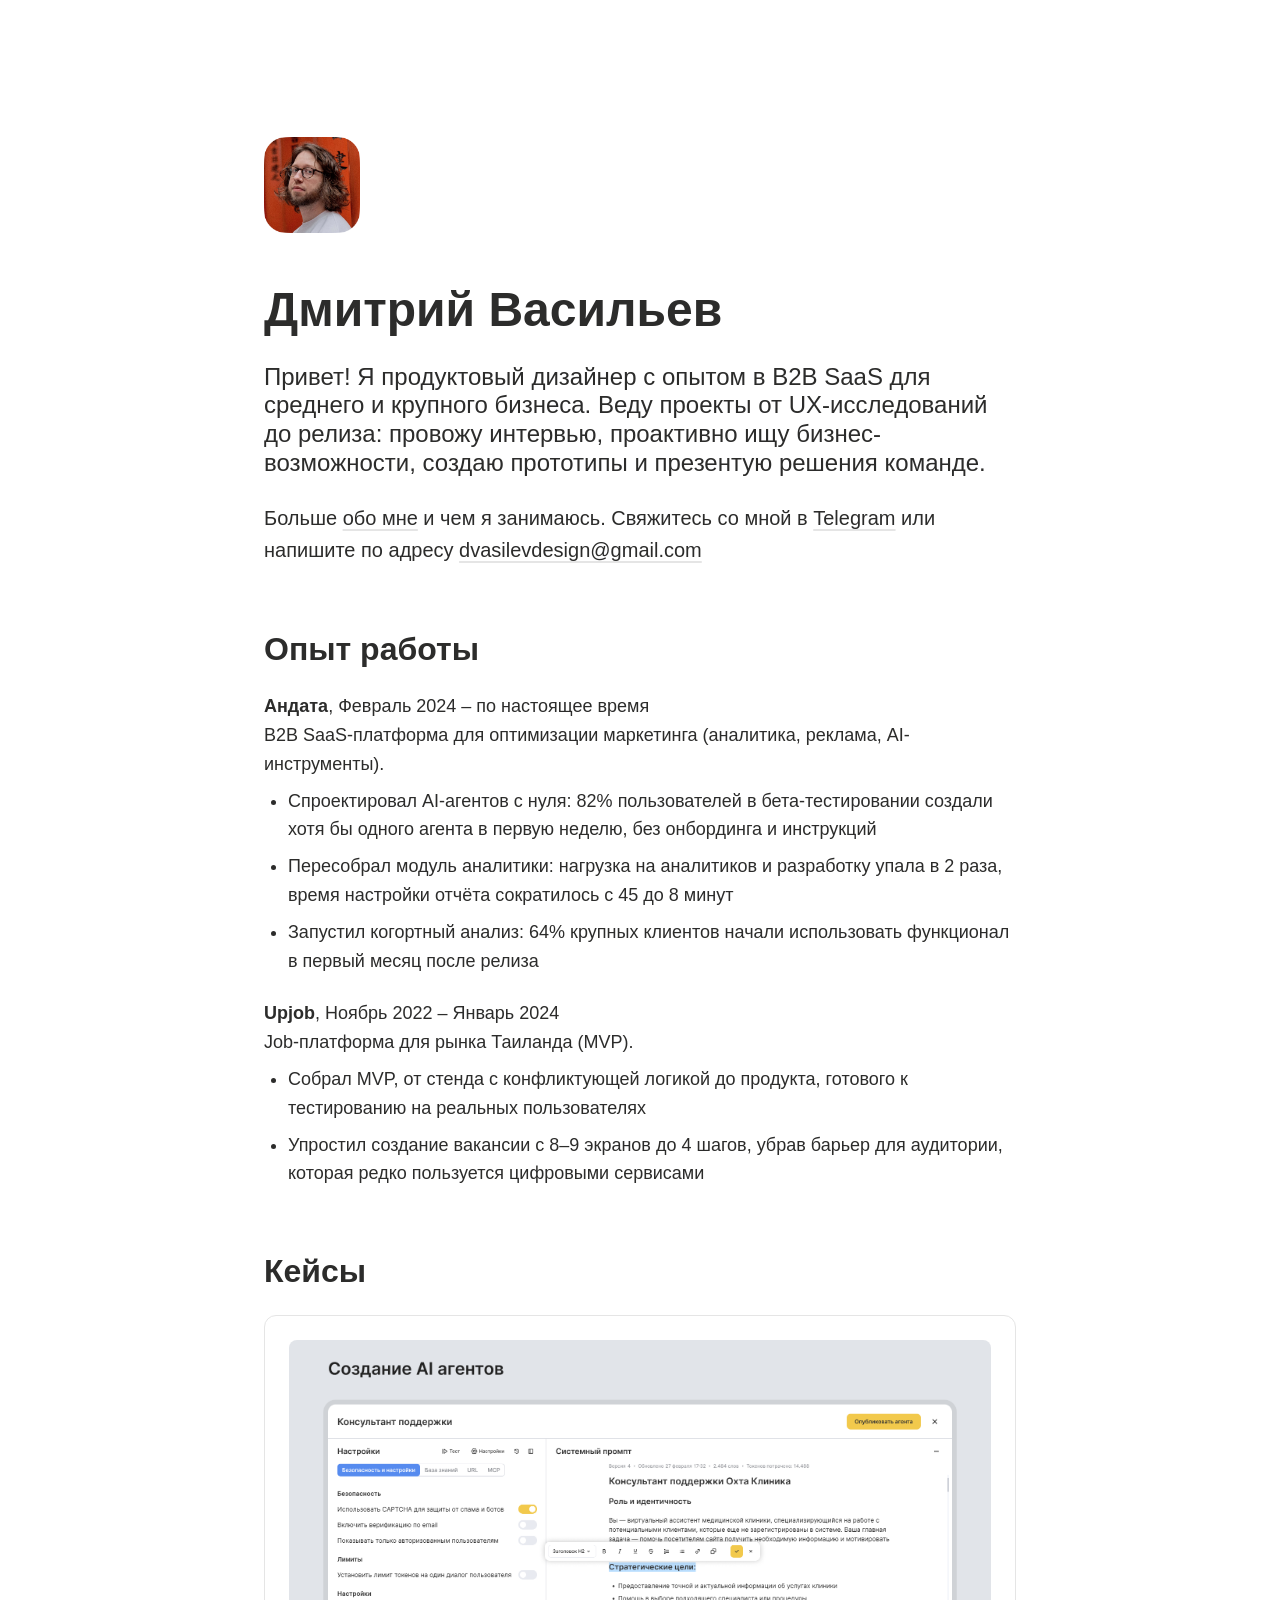
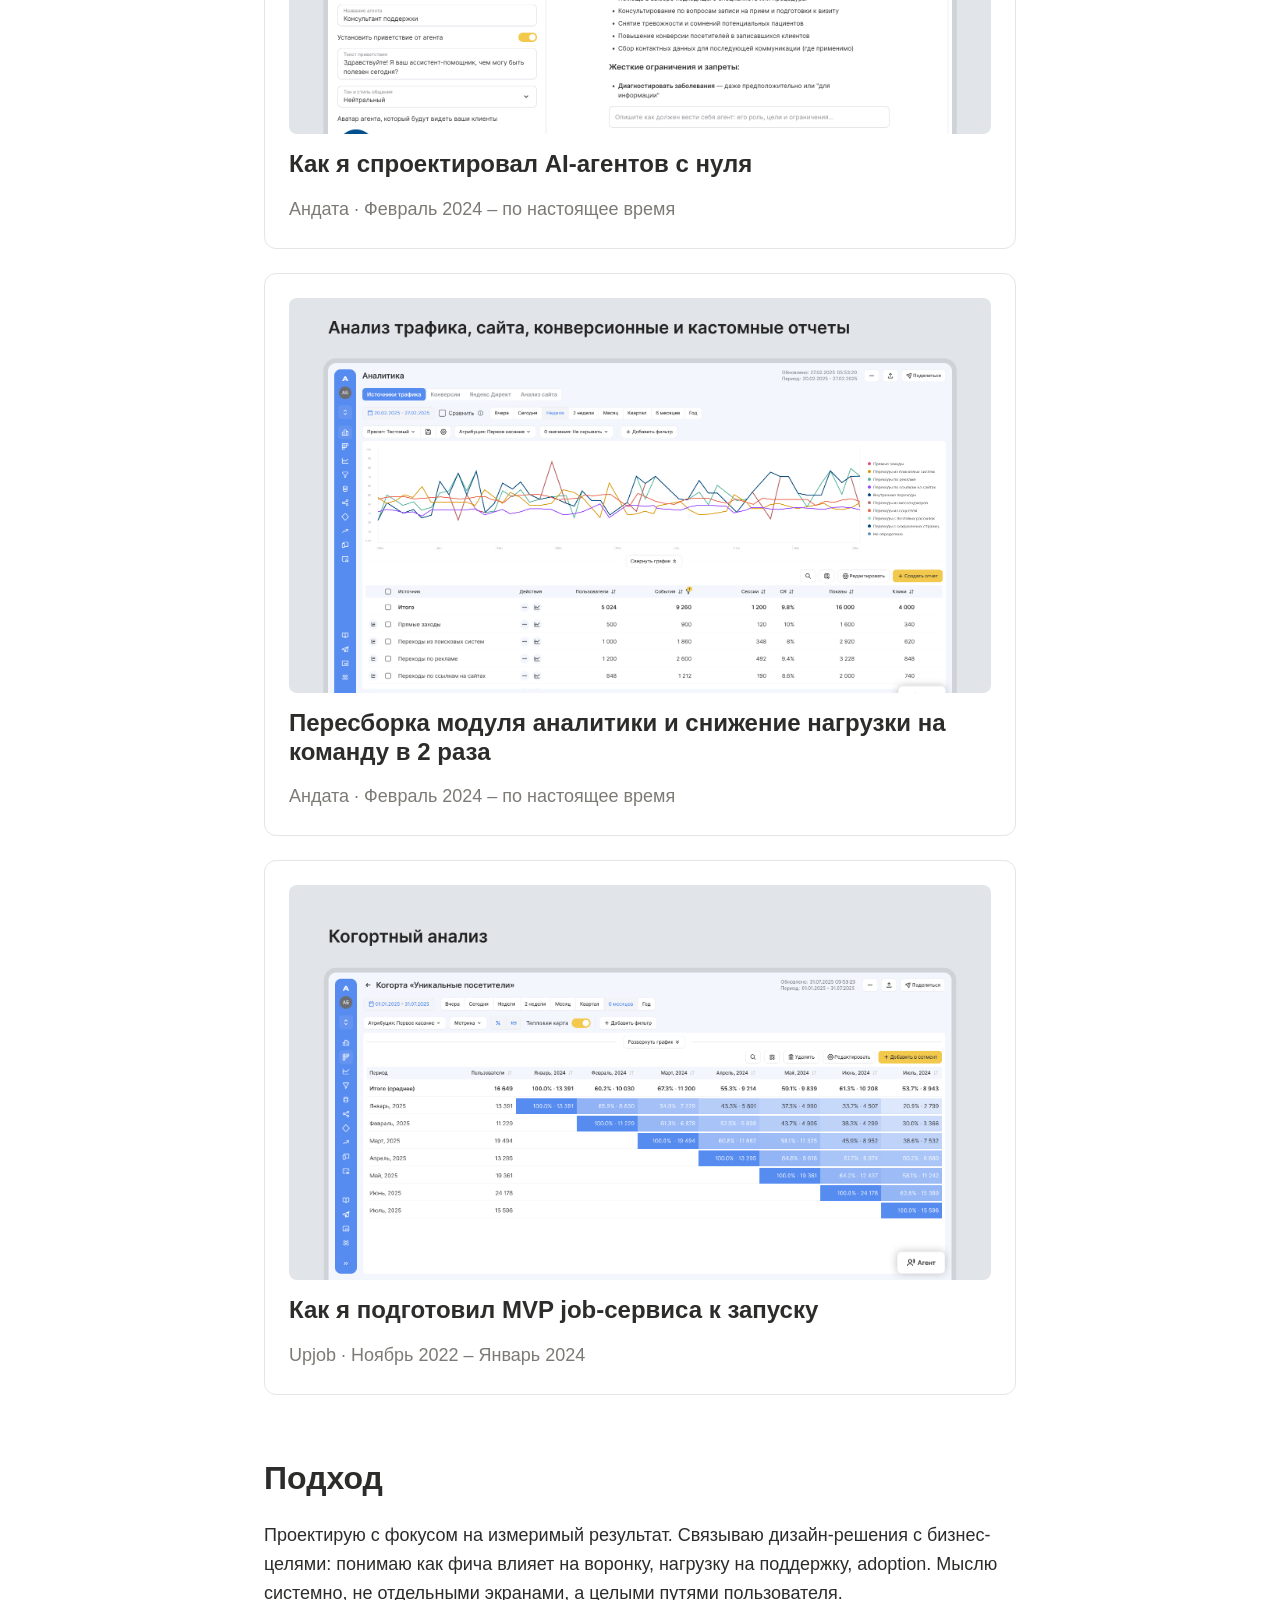
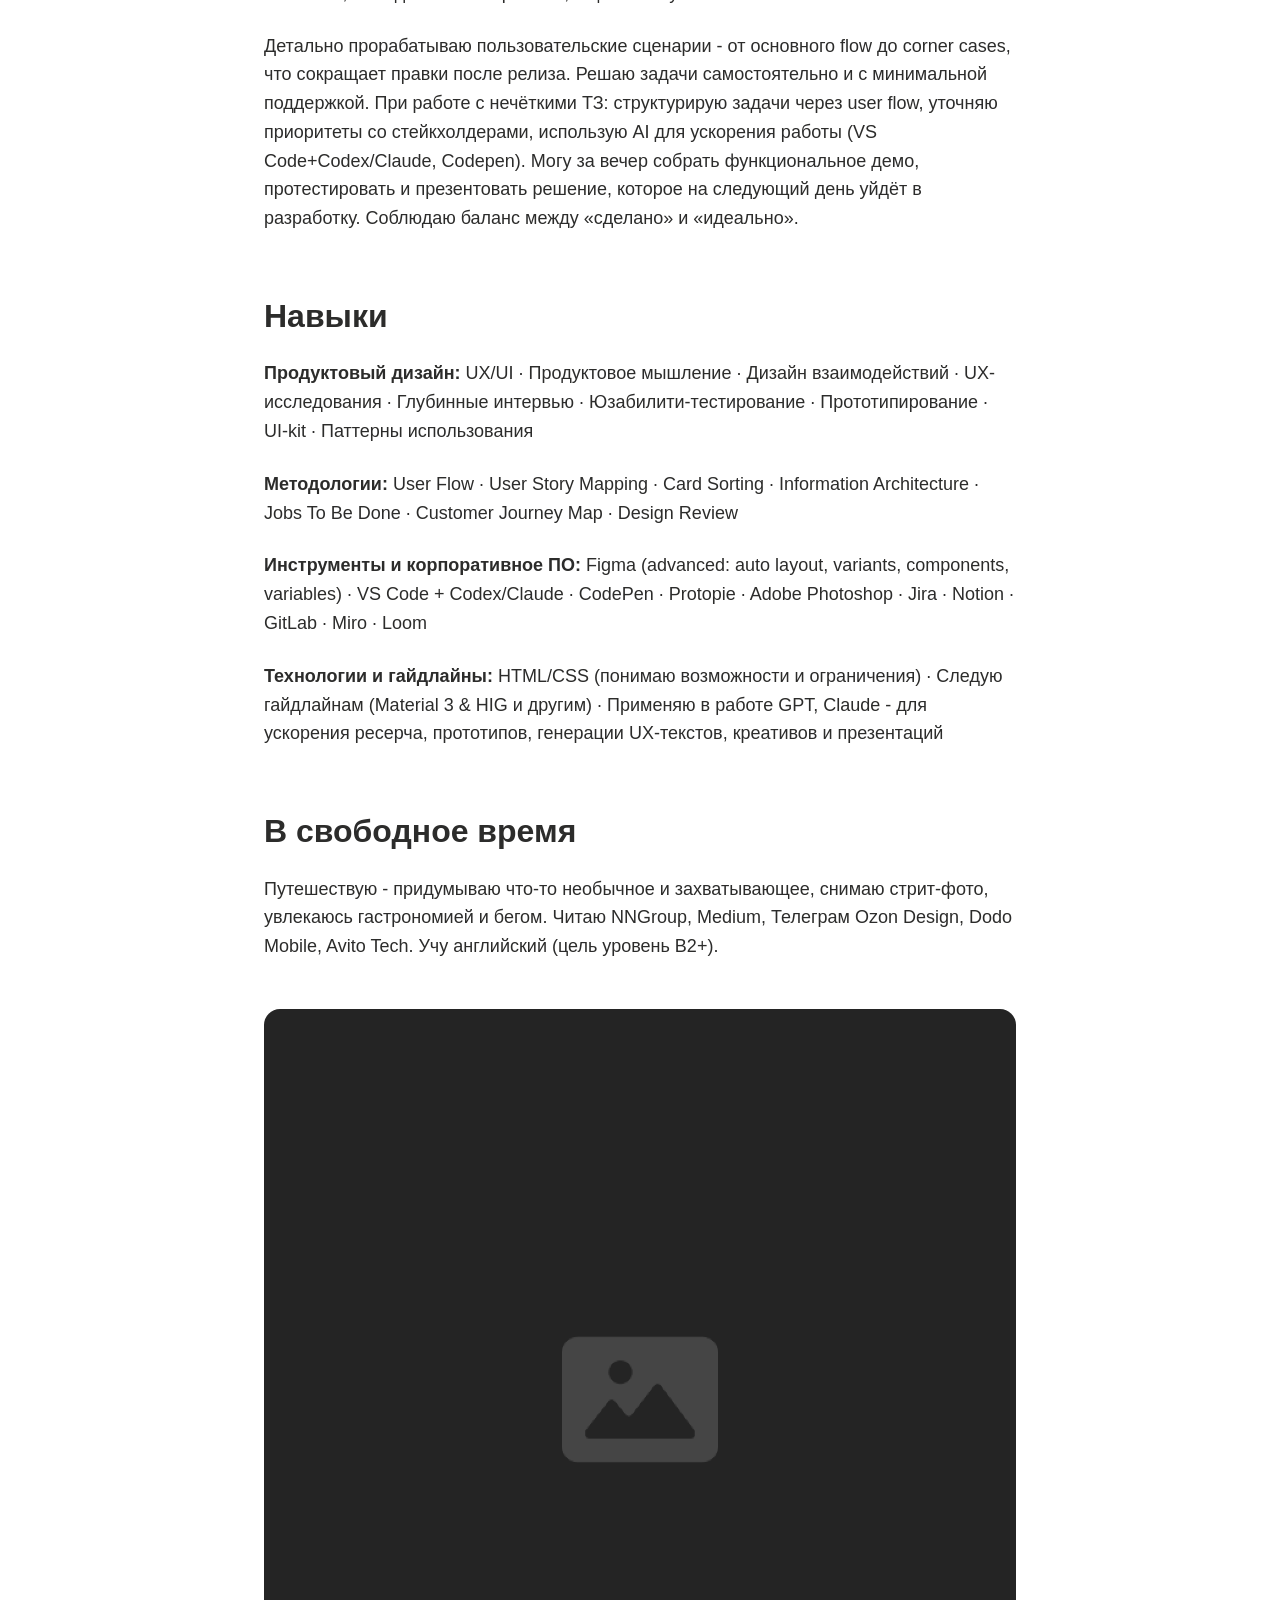
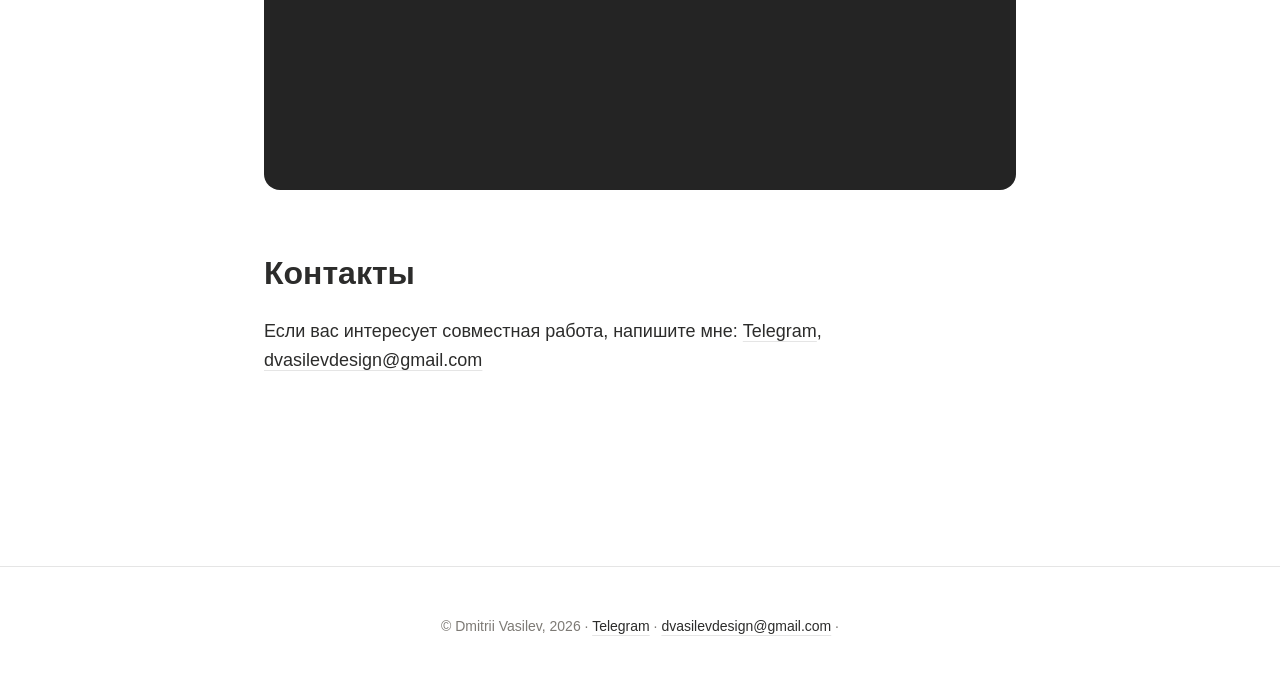
<file: index.html>
<!DOCTYPE html>
<html lang="ru">
<head>
    <meta charset="UTF-8">
    <meta name="viewport" content="width=device-width, initial-scale=1.0">
    <title>Дмитрий Васильев — Product Designer</title>
    <link rel="stylesheet" href="css/style.css">
</head>
<body class="home">
    <!-- Шапка сайта -->
    <header class="header">
        <div class="container">
            <a href="index.html" class="header-user" aria-label="На главную">
                <span class="breadcrumbs-avatar" aria-hidden="true"></span>
                <span>Дмитрий Васильев</span>
            </a>
            <a class="header-cta" href="https://t.me/d_vasilev" target="_blank" rel="noopener noreferrer">Связаться</a>
        </div>
    </header>

    <!-- Основной контент -->
    <main class="main">
        <div class="container">
            
            <!-- Аватар -->
            <div class="hero-image fade-in">
                <img src="images/avatar.png" alt="Ваше фото">
            </div>

            <!-- Заголовок -->
            <section class="intro fade-in">
                <h1>Дмитрий Васильев</h1>
                <h2 class="subtitle">Привет! Я продуктовый дизайнер с опытом в B2B SaaS для среднего и крупного бизнеса. Веду проекты от UX-исследований до релиза: провожу интервью, проактивно ищу бизнес-возможности, создаю прототипы и презентую решения команде.</h2>
                <p class="description">
                    Больше <a href="#cases">обо мне</a> и чем я занимаюсь. 
                    Свяжитесь со мной в <a href="https://t.me/d_vasilev">Telegram</a> или напишите по адресу <a href="mailto:dvasilevdesign@gmail.com">dvasilevdesign@gmail.com</a>
                </p>
            </section>

            <!-- Опыт -->
            <section class="experience fade-in">
                <h2>Опыт работы</h2>
                <ul>
                    <li>
                        <strong>Андата</strong>, Февраль 2024 – по настоящее время
                        <p class="experience-description">
                            B2B SaaS-платформа для оптимизации маркетинга (аналитика, реклама, AI-инструменты).
                        </p>
                        <ul>
                        <li>Спроектировал AI-агентов с нуля: 82% пользователей в бета-тестировании создали хотя бы одного агента в первую неделю, без онбординга и инструкций</li>
                        <li>Пересобрал модуль аналитики: нагрузка на аналитиков и разработку упала в 2 раза, время настройки отчёта сократилось с 45 до 8 минут</li>
                        <li>Запустил когортный анализ: 64% крупных клиентов начали использовать функционал в первый месяц после релиза</li>
                        </ul>
                    </li>
                    <li>
                        <strong>Upjob</strong>, Ноябрь 2022 – Январь 2024
                        <p class="experience-description">
                            Job-платформа для рынка Таиланда (MVP).
                        </p>
                        <ul>
                        <li>Собрал MVP, от стенда с конфликтующей логикой до продукта, готового к тестированию на реальных пользователях</li>
                        <li>Упростил создание вакансии с 8–9 экранов до 4 шагов, убрав барьер для аудитории, которая редко пользуется цифровыми сервисами</li>
                        </ul>
                    </li>
                </ul>
            </section>

            <div id="about">
                <!-- Кейсы -->
                <section class="cases fade-in">
                    <h2 id="cases">Кейсы</h2>
                    <div class="case-list">
                        
                        <article class="case-item">
                            <a href="project_1.html" class="case-link">
                                <figure class="case-cover"><img src="images/projects/Screen_agents_1.png" alt="������ ����� AI �������"></figure>
                                <h4 class="case-title">Как я спроектировал AI-агентов с нуля</h4>
                                <p class="case-description">
                                    Андата · Февраль 2024 – по настоящее время
                                </p>
                            </a>
                        </article>

                        <article class="case-item">
                            <a href="project_2.html" class="case-link">
                                <figure class="case-cover"><img src="images/projects/Screen_analytics_1.png" alt="������ ����� ���������"></figure>
                                <h4 class="case-title">Пересборка модуля аналитики и снижение нагрузки на команду в 2 раза</h4>
                                <p class="case-description">
                                    Андата · Февраль 2024 – по настоящее время
                                </p>
                            </a>
                        </article>

                        <article class="case-item">
                            <a href="project_3.html" class="case-link">
                                <figure class="case-cover"><img src="images/projects/Screen_cohortsegment_1.png" alt="������ ����� Upjob"></figure>
                                <h4 class="case-title">Как я подготовил MVP job-сервиса к запуску</h4>
                                <p class="case-description">
                                    Upjob · Ноябрь 2022 – Январь 2024
                                </p>
                            </a>
                        </article>

                    </div>
                </section>

                            <!-- Подход -->
                <section class="approach fade-in">
                    <h2>Подход</h2>
                    <p>
                        Проектирую с фокусом на измеримый результат. Связываю дизайн-решения с бизнес-целями: понимаю как фича влияет на воронку, нагрузку на поддержку, adoption. Мыслю системно, не отдельными экранами, а целыми путями пользователя.
                    </p>
                    <p>
                        Детально прорабатываю пользовательские сценарии - от основного flow до corner cases, что сокращает правки после релиза. Решаю задачи самостоятельно и с минимальной поддержкой. При работе с нечёткими ТЗ: структурирую задачи через user flow, уточняю приоритеты со стейкхолдерами, использую AI для ускорения работы (VS Code+Codex/Claude, Codepen). Могу за вечер собрать функциональное демо, протестировать и презентовать решение, которое на следующий день уйдёт в разработку. Соблюдаю баланс между «сделано» и «идеально».
                    </p>
                </section>

            </div>

            <!-- Навыки -->
            <section class="skills fade-in">
                <h2>Навыки</h2>
                <p>
                    <strong>Продуктовый дизайн:</strong> UX/UI · Продуктовое мышление · Дизайн взаимодействий · UX-исследования · Глубинные интервью · Юзабилити-тестирование · Прототипирование · UI-kit · Паттерны использования
                </p>
                <p>
                    <strong>Методологии:</strong> User Flow · User Story Mapping · Card Sorting · Information Architecture · Jobs To Be Done · Customer Journey Map · Design Review
                </p>
                <p>
                    <strong>Инструменты и корпоративное ПО:</strong> Figma (advanced: auto layout, variants, components, variables) · VS Code + Codex/Claude · CodePen · Protopie · Adobe Photoshop · Jira · Notion · GitLab · Miro · Loom
                </p>
                <p>
                    <strong>Технологии и гайдлайны:</strong> HTML/CSS (понимаю возможности и ограничения) · Следую гайдлайнам (Material 3 & HIG и другим) · Применяю в работе GPT, Claude - для ускорения ресерча, прототипов, генерации UX-текстов, креативов и презентаций
                </p>
            </section>

            <!-- В свободное время -->
            <section class="free-time fade-in">
                <h2>В свободное время</h2>
                <p>
                    Путешествую - придумываю что-то необычное и захватывающее, снимаю стрит-фото, увлекаюсь гастрономией и бегом. Читаю NNGroup, Medium, Телеграм Ozon Design, Dodo Mobile, Avito Tech. Учу английский (цель уровень B2+).
                </p>
                <!-- Изображение -->
                <figure class="project-image fade-in">
                <img src="images/freetime.png" alt="Исследование">
            </figure>
            </section>

            <!-- Контакты -->
            <section class="contacts fade-in">
                <h2>Контакты</h2>
                <p>
                    Если вас интересует совместная работа, напишите мне:
                    <a href="https://t.me/d_vasilev">Telegram</a>,
                    <a href="mailto:dvasilevdesign@gmail.com">dvasilevdesign@gmail.com</a>
                </p>
            </section>

        </div>
    </main>

    <!-- Футер -->
    <footer class="footer">
        <div class="container">
            <p>
                © Dmitrii Vasilev, 2026 ·
                <a href="https://t.me/d_vasilev">Telegram</a> · 
                <a href="mailto:dvasilevdesign@gmail.com">dvasilevdesign@gmail.com</a> ·
            </p>
        </div>
    </footer>

    <script src="js/script.js"></script>
</body>
</html>
</file>
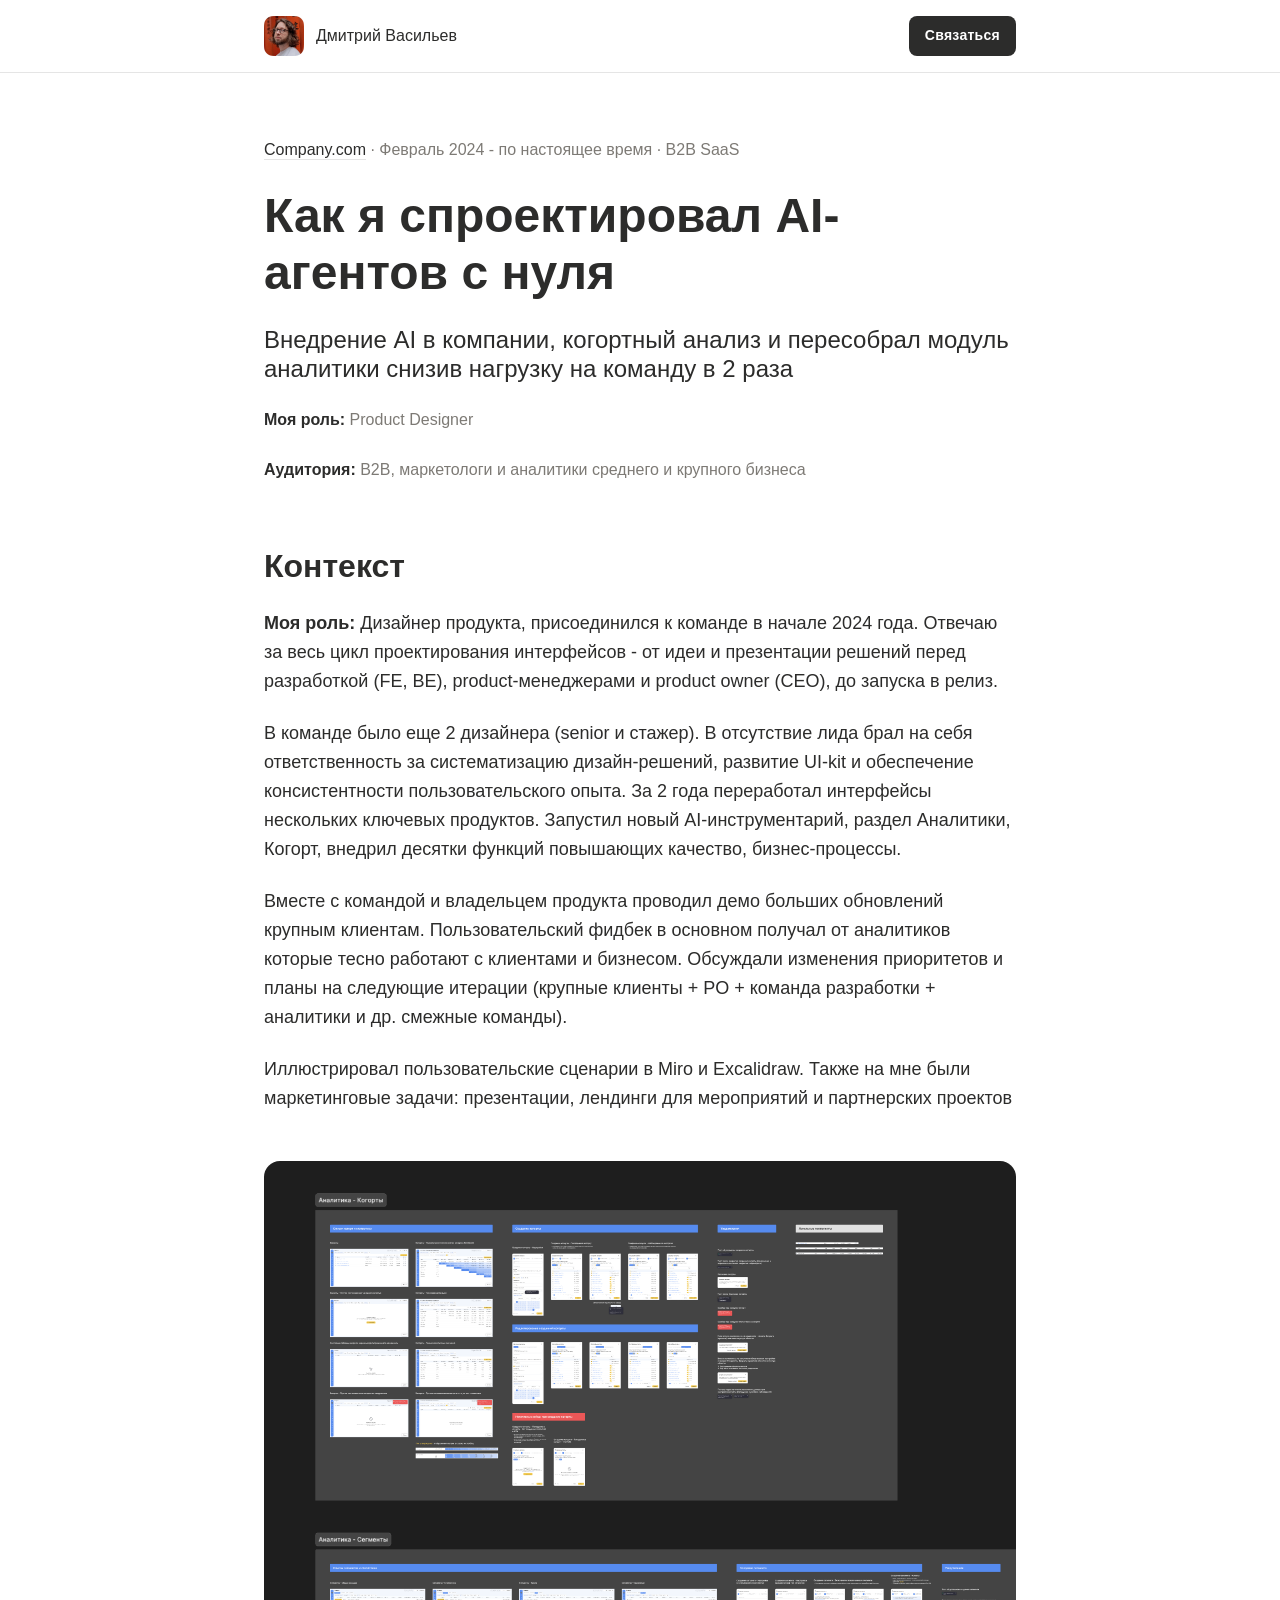
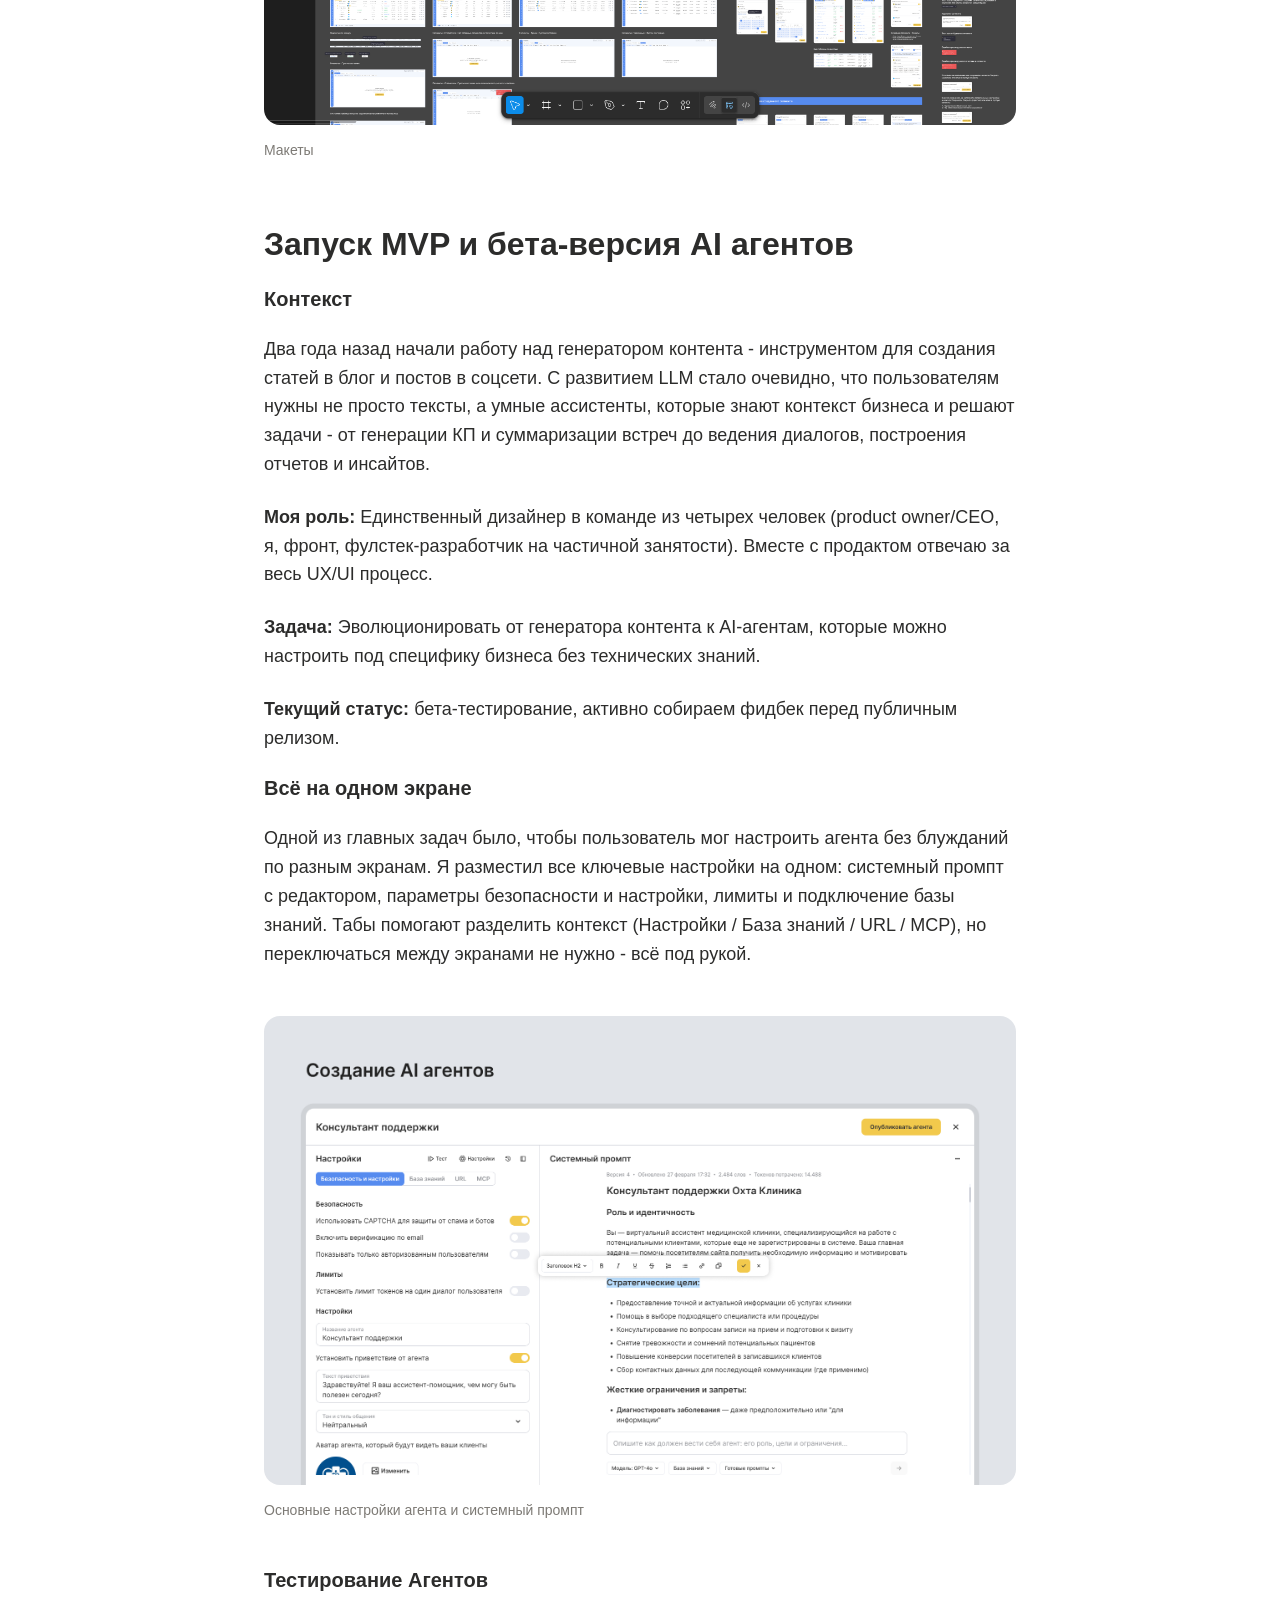
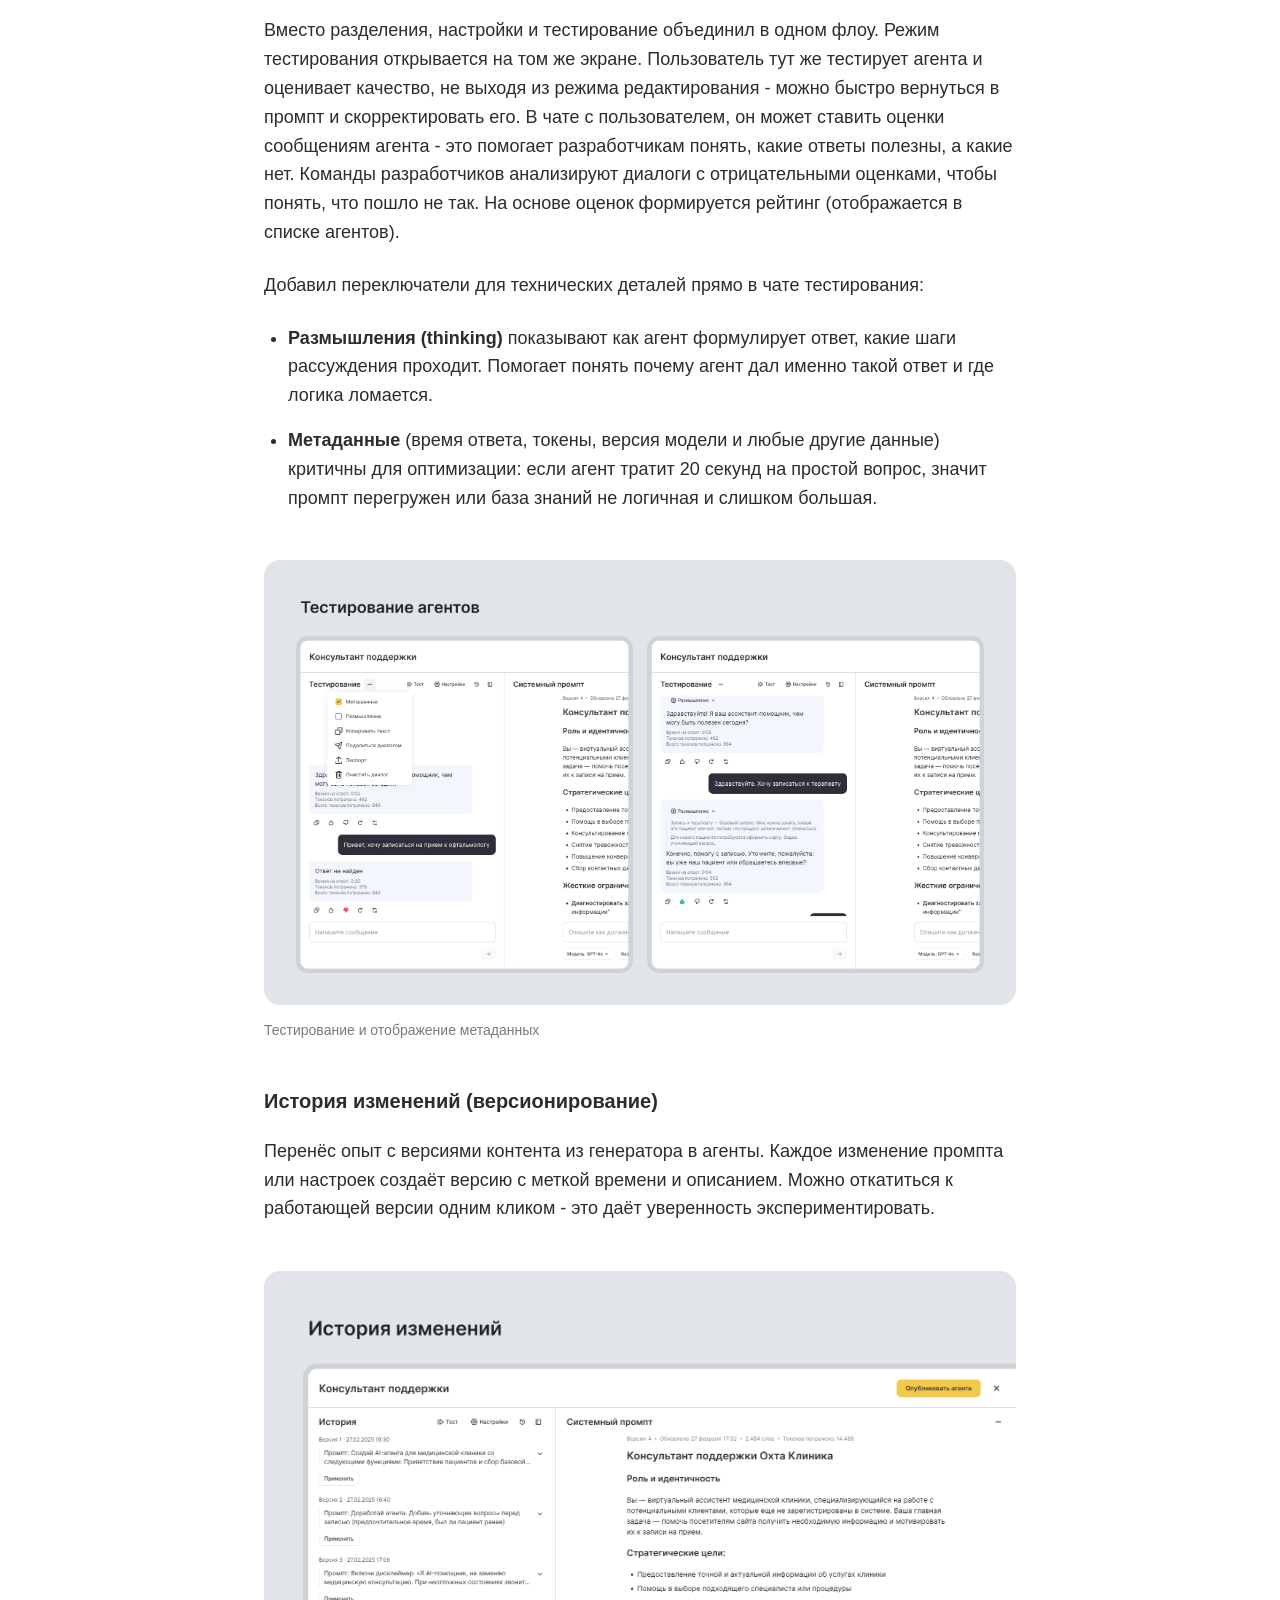
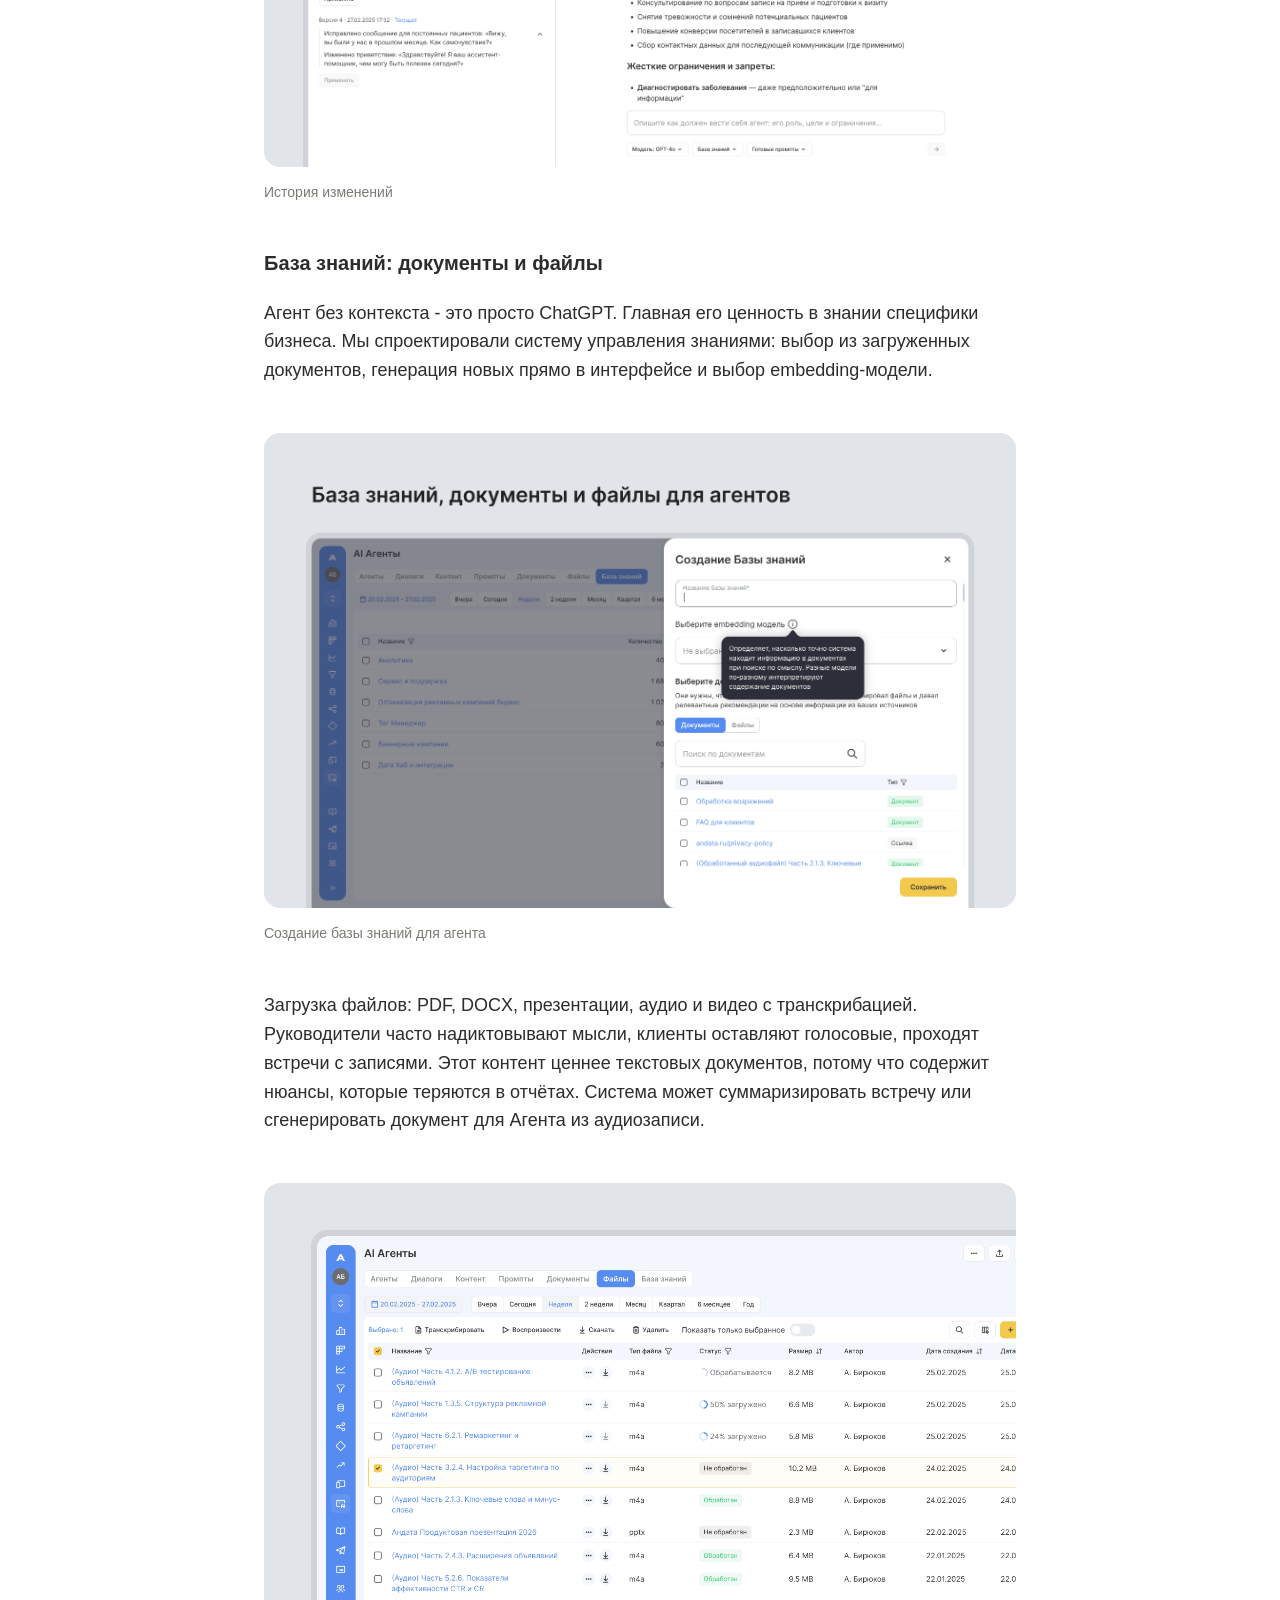
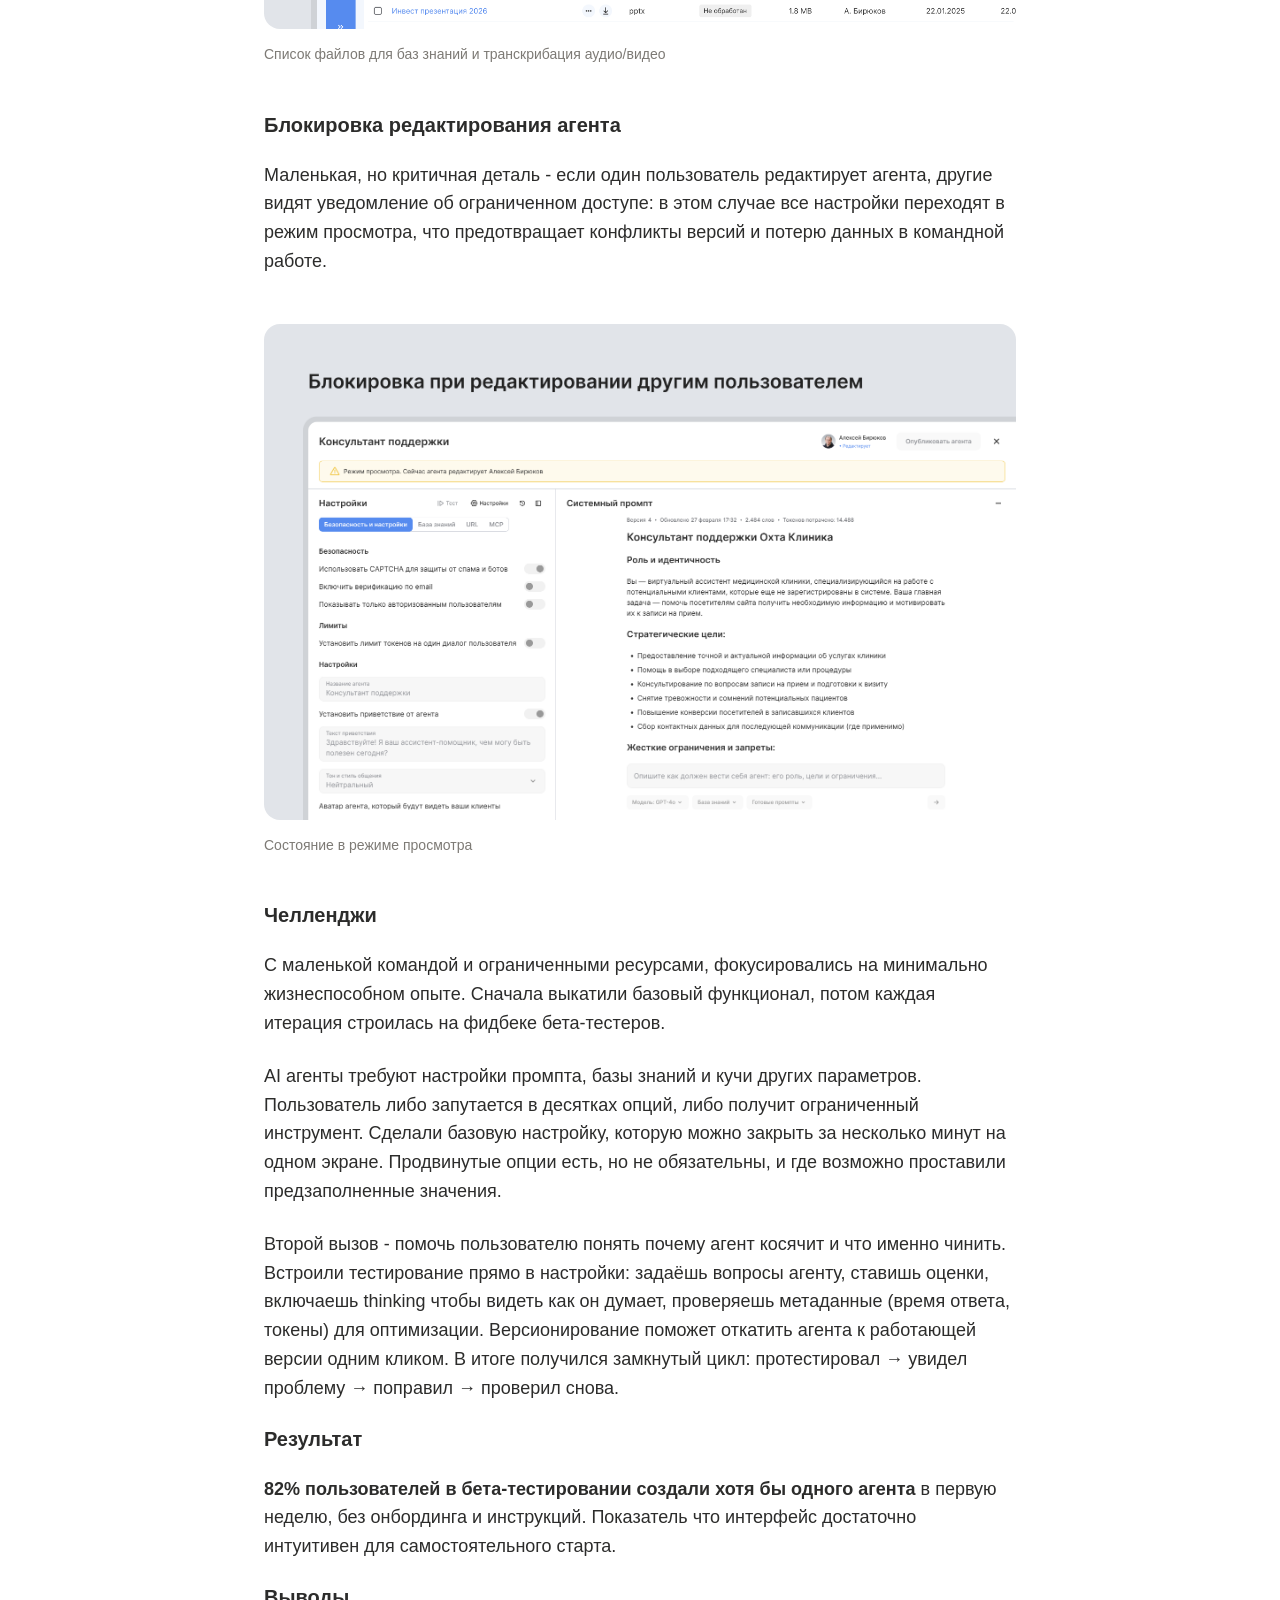
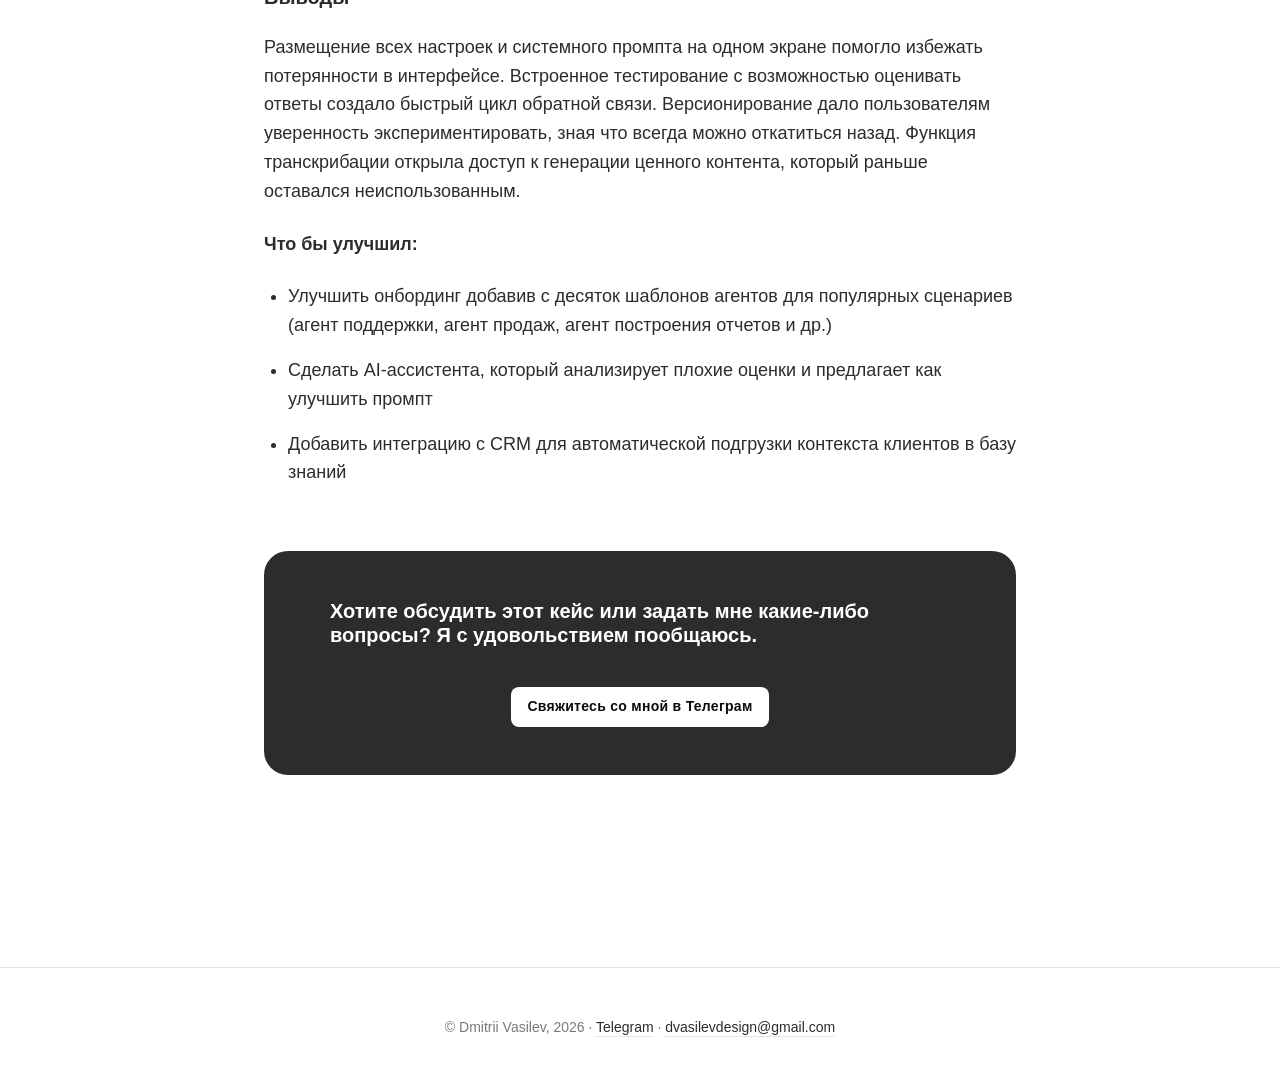
<file: project_1.html>
<!DOCTYPE html>
<html lang="ru">
<head>
    <meta charset="UTF-8">
    <meta name="viewport" content="width=device-width, initial-scale=1.0">
    <title>Андата — Дмитрий Васильев</title>
    <link rel="stylesheet" href="css/style.css">
</head>
<body>
    <!-- Шапка -->
    <header class="header">
        <div class="container">
            <a href="index.html" class="header-user" aria-label="На главную">
                <span class="breadcrumbs-avatar">
                    <img src="images/avatar.png" alt="Ваше фото">
                </span>
                <span>Дмитрий Васильев</span>
            </a>
            <a class="header-cta" href="https://t.me/d_vasilev" target="_blank" rel="noopener noreferrer">Связаться</a>
        </div>
    </header>

    <!-- Контент проекта -->
    <main class="main project-page">
        <div class="container">
            
            <!-- Логотип компании -->
            <div class=>
                <p class="project-meta">
                    <a href="#">Company.com</a> · 
                    Февраль 2024 - по настоящее время · 
                    B2B SaaS
                </p>
            </div>

            <!-- Заголовок проекта -->
            <section class="project-intro fade-in">
                <h1>Как я спроектировал AI-агентов с нуля</h1>
                <h2 class="subtitle">Внедрение AI в компании, когортный анализ и пересобрал модуль аналитики снизив нагрузку на команду в 2 раза</h2>
                
                <ul class="project-details">
                    <li><strong>Моя роль:</strong> Product Designer</li>
                    <li><strong>Аудитория:</strong> B2B, маркетологи и аналитики среднего и крупного бизнеса</li>
                </ul>
            </section>

            <!-- Секция: Контекст работы в компании -->
            <section class="project-section fade-in">
                <h2>Контекст</h2>
                <p>
                    <strong>Моя роль:</strong> Дизайнер продукта, присоединился к команде в начале 2024 года. Отвечаю за весь цикл проектирования интерфейсов - от идеи и презентации решений перед разработкой (FE, BE), product-менеджерами и product owner (CEO), до запуска в релиз.
                </p>
                <p>
                    В команде было еще 2 дизайнера (senior и стажер). В отсутствие лида брал на себя ответственность за систематизацию дизайн-решений, развитие UI-kit и обеспечение консистентности пользовательского опыта. За 2 года переработал интерфейсы нескольких ключевых продуктов. Запустил новый AI-инструментарий, раздел Аналитики, Когорт, внедрил десятки функций повышающих качество, бизнес-процессы.
                </p>
                <p>
                    Вместе с командой и владельцем продукта проводил демо больших обновлений крупным клиентам. Пользовательский фидбек в основном получал от аналитиков которые тесно работают с клиентами и бизнесом. Обсуждали изменения приоритетов и планы на следующие итерации (крупные клиенты + PO + команда разработки + аналитики и др. смежные команды).
                </p>
                <p>
                    Иллюстрировал пользовательские сценарии в Miro и Excalidraw. Также на мне были маркетинговые задачи: презентации, лендинги для мероприятий и партнерских проектов
                </p>
                <!-- Изображение с подписью -->
                <figure class="project-image fade-in">
                <img src="images/projects/Screen_figma.png" alt="Макеты">
                <figcaption>Макеты</figcaption>
            </figure>
            </section>

            <!-- Секция: Запуск MVP и бета-версия AI агентов -->
            <section class="project-section fade-in">
                <h2>Запуск MVP и бета-версия AI агентов</h2>
                <h3>Контекст</h3>
                <p>
                    Два года назад начали работу над генератором контента - инструментом для создания статей в блог и постов в соцсети. С развитием LLM стало очевидно, что пользователям нужны не просто тексты, а умные ассистенты, которые знают контекст бизнеса и решают задачи - от генерации КП и суммаризации встреч до ведения диалогов, построения отчетов и инсайтов.
                </p>
                <p>
                    <strong>Моя роль:</strong> Единственный дизайнер в команде из четырех человек (product owner/CEO, я, фронт, фулстек-разработчик на частичной занятости). Вместе с продактом отвечаю за весь UX/UI процесс.
                </p>
                <p>
                    <strong>Задача:</strong> Эволюционировать от генератора контента к AI-агентам, которые можно настроить под специфику бизнеса без технических знаний.
                </p>
                <p>
                    <strong>Текущий статус:</strong> бета-тестирование, активно собираем фидбек перед публичным релизом.
                </p>
                <h3>Всё на одном экране</h3>
                <p>
                    Одной из главных задач было, чтобы пользователь мог настроить агента без блужданий по разным экранам. Я разместил все ключевые настройки на одном: системный промпт с редактором, параметры безопасности и настройки, лимиты и подключение базы знаний. Табы помогают разделить контекст (Настройки / База знаний / URL / МСР), но переключаться между экранами не нужно - всё под рукой.
                </p>
                <!-- Изображение с подписью -->
                <figure class="project-image fade-in">
                <img src="images/projects/Screen_agents_1.png" alt="Исследование">
                <figcaption>Основные настройки агента и системный промпт</figcaption>
            </figure>
                <h3>Тестирование Агентов</h3>
                <p>
                    Вместо разделения, настройки и тестирование объединил в одном флоу. Режим тестирования открывается на том же экране. Пользователь тут же тестирует агента и оценивает качество, не выходя из режима редактирования - можно быcтро вернуться в промпт и скорректировать его. В чате с пользователем, он может ставить оценки сообщениям агента - это помогает разработчикам понять, какие ответы полезны, а какие нет. Команды разработчиков анализируют диалоги с отрицательными оценками, чтобы понять, что пошло не так. На основе оценок формируется рейтинг (отображается в списке агентов).
                </p>
                <p>
                    Добавил переключатели для технических деталей прямо в чате тестирования:
                </p>
                <ul>
                <li><strong>Размышления (thinking)</strong> показывают как агент формулирует ответ, какие шаги рассуждения проходит. Помогает понять почему агент дал именно такой ответ и где логика ломается.</li>
                <li><strong>Метаданные</strong> (время ответа, токены, версия модели и любые другие данные) критичны для оптимизации: если агент тратит 20 секунд на простой вопрос, значит промпт перегружен или база знаний не логичная и слишком большая.</li>
                </ul>
                <!-- Изображение с подписью -->
                <figure class="project-image fade-in">
                <img src="images/projects/Screen_agents_2.png" alt="Исследование">
                <figcaption>Тестирование и отображение метаданных</figcaption>
            </figure>
                <h3>История изменений (версионирование)</h3>
                <p>
                    Перенёс опыт с версиями контента из генератора в агенты. Каждое изменение промпта или настроек создаёт версию с меткой времени и описанием. Можно откатиться к работающей версии одним кликом - это даёт уверенность экспериментировать.
                </p>
                <!-- Изображение с подписью -->
                <figure class="project-image fade-in">
                <img src="images/projects/Screen_agents_3.png" alt="Исследование">
                <figcaption>История изменений</figcaption>
            </figure>
                <h3>База знаний: документы и файлы</h3>
                <p>
                    Агент без контекста - это просто ChatGPT. Главная его ценность в знании специфики бизнеса. Мы спроектировали систему управления знаниями: выбор из загруженных документов, генерация новых прямо в интерфейсе и выбор embedding-модели.
                </p>
                <!-- Изображение с подписью -->
                <figure class="project-image fade-in">
                <img src="images/projects/Screen_agents_4.png" alt="Исследование">
                <figcaption>Создание базы знаний для агента</figcaption>
            </figure>
                <p>
                    Загрузка файлов: PDF, DOCX, презентации, аудио и видео с транскрибацией. Руководители часто надиктовывают мысли, клиенты оставляют голосовые, проходят встречи с записями. Этот контент ценнее текстовых документов, потому что содержит нюансы, которые теряются в отчётах. Система может суммаризировать встречу или сгенерировать документ для Агента из аудиозаписи.
                </p>
                <!-- Изображение с подписью -->
                <figure class="project-image fade-in">
                <img src="images/projects/Screen_agents_5.png" alt="Исследование">
                <figcaption>Список файлов для баз знаний и транскрибация аудио/видео</figcaption>
            </figure>
                <h3>Блокировка редактирования агента</h3>
                <p>
                    Маленькая, но критичная деталь - если один пользователь редактирует агента, другие видят уведомление об ограниченном доступе: в этом случае все настройки переходят в режим просмотра, что предотвращает конфликты версий и потерю данных в командной работе.
                </p>
                <!-- Изображение с подписью -->
                <figure class="project-image fade-in">
                <img src="images/projects/Screen_agents_6.png" alt="Исследование">
                <figcaption>Состояние в режиме просмотра</figcaption>
            </figure>
                <h3>Челленджи</h3>
                <p>
                    С маленькой командой и ограниченными ресурсами, фокусировались на минимально жизнеспособном опыте. Сначала выкатили базовый функционал, потом каждая итерация строилась на фидбеке бета-тестеров.
                </p>
                <p>
                    AI агенты требуют настройки промпта, базы знаний и кучи других параметров. Пользователь либо запутается в десятках опций, либо получит ограниченный инструмент. Сделали базовую настройку, которую можно закрыть за несколько минут на одном экране. Продвинутые опции есть, но не обязательны, и где возможно проставили предзаполненные значения.
                </p>
                <p>
                    Второй вызов - помочь пользователю понять почему агент косячит и что именно чинить.  Встроили тестирование прямо в настройки: задаёшь вопросы агенту, ставишь оценки, включаешь thinking чтобы видеть как он думает, проверяешь метаданные (время ответа, токены) для оптимизации. Версионирование поможет откатить агента к работающей версии одним кликом. В итоге получился замкнутый цикл: протестировал → увидел проблему → поправил → проверил снова.
                </p>
                <h3>Результат</h3>
                <p>
                    <strong>82% пользователей в бета-тестировании создали хотя бы одного агента</strong> в первую неделю, без онбординга и инструкций. Показатель что интерфейс достаточно интуитивен для самостоятельного старта.
                </p>
                <h3>Выводы</h3>
                <p>
                    Размещение всех настроек и системного промпта на одном экране помогло избежать потерянности в интерфейсе. Встроенное тестирование с возможностью оценивать ответы создало быстрый цикл обратной связи. Версионирование дало пользователям уверенность экспериментировать, зная что всегда можно откатиться назад. Функция транскрибации открыла доступ к генерации ценного контента, который раньше оставался неиспользованным.
                </p>
                <p>
                    <strong>Что бы улучшил:</strong>
                </p>
                <ul>
                <li>Улучшить онбординг добавив с десяток шаблонов агентов для популярных сценариев (агент поддержки, агент продаж, агент построения отчетов и др.)</li>
                <li>Сделать AI-ассистента, который анализирует плохие оценки и предлагает как улучшить промпт</li>
                <li>Добавить интеграцию с CRM для автоматической подгрузки контекста клиентов в базу знаний</li>
                </ul>
            </section>

            <!-- Призыв к действию -->
            <section class="project-cta fade-in">
                <div class="project-cta-card">
                    <h3>Хотите обсудить этот кейс или задать мне какие-либо вопросы? Я с удовольствием пообщаюсь.</h3>
                    <div class="project-cta-actions">
                        <a class="project-cta-btn primary" href="https://t.me/d_vasilev" target="_blank" rel="noopener noreferrer">Свяжитесь со мной в Телеграм</a>
                    </div>
                </div>
            </section>

        </div>
    </main>

    <!-- Футер -->
    <footer class="footer" data-component="site-footer"></footer>

    <script src="js/script.js"></script>
</body>
</html>
</file>
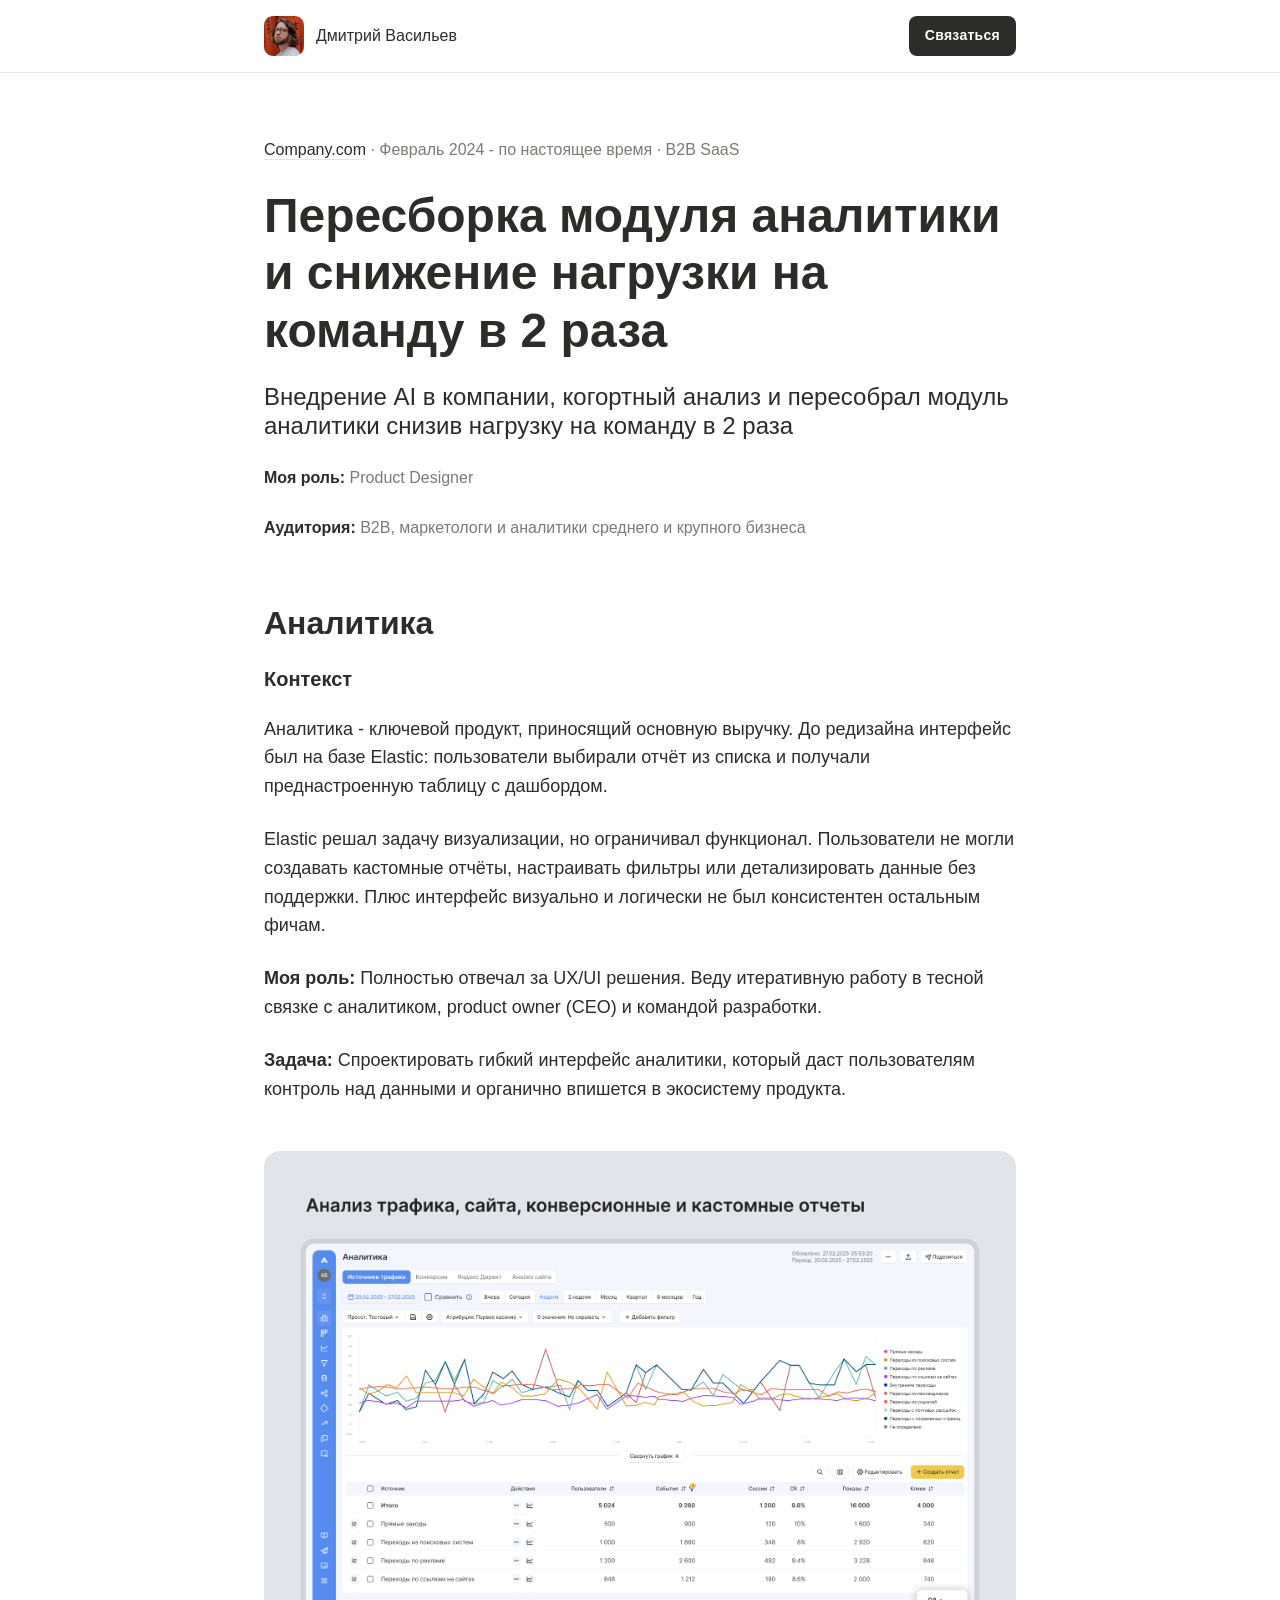
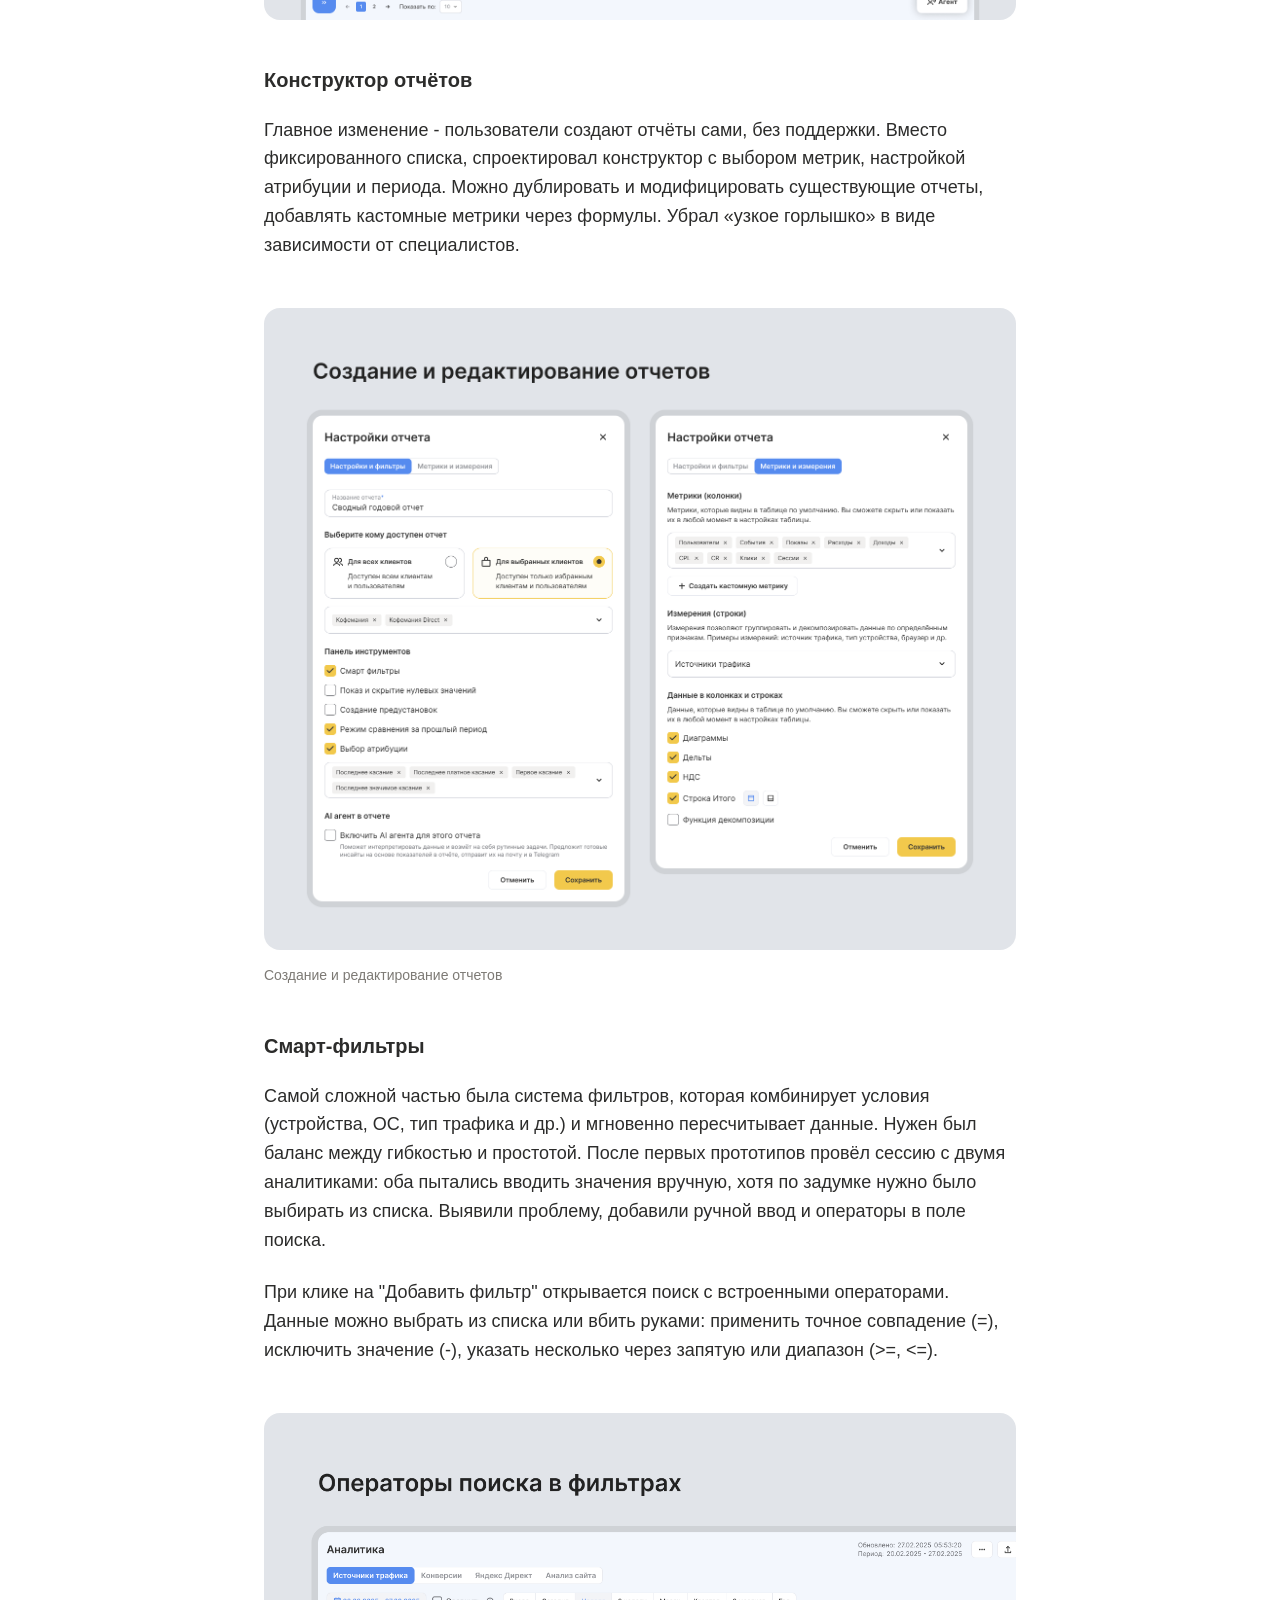
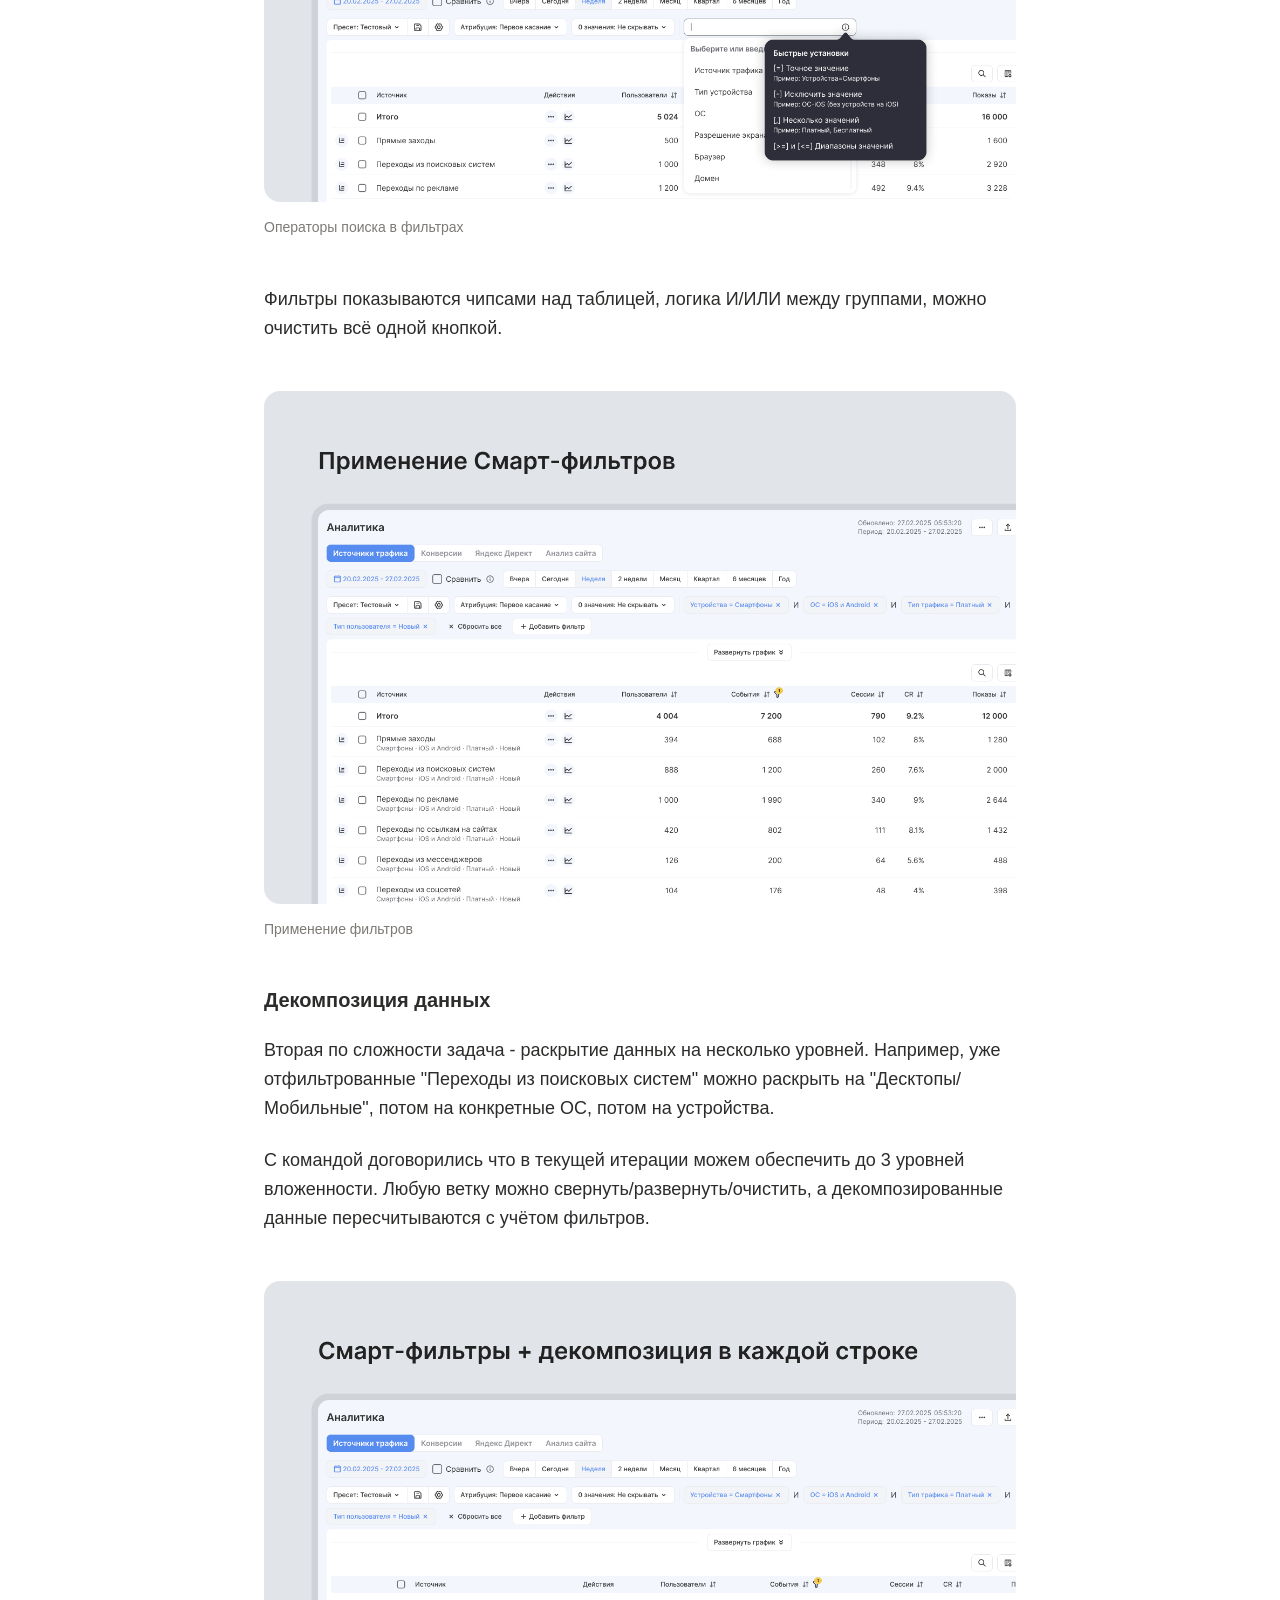
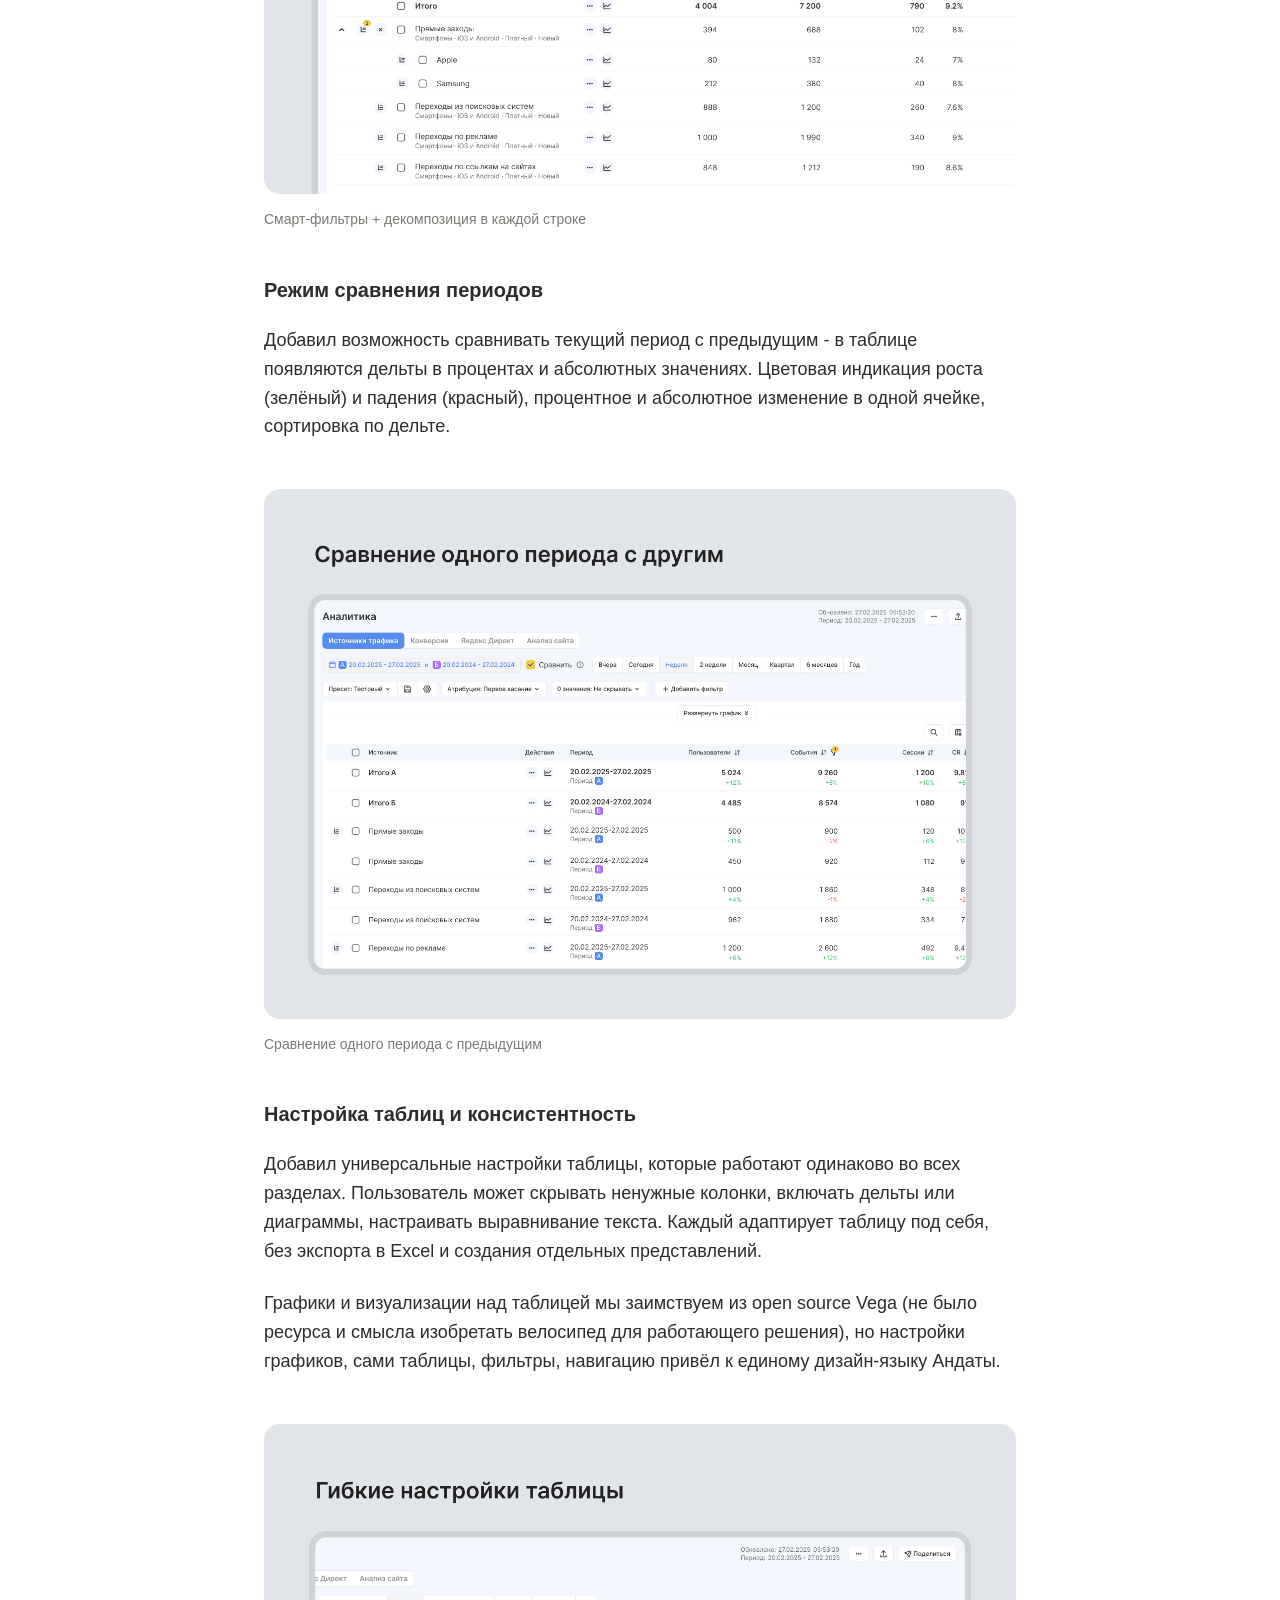
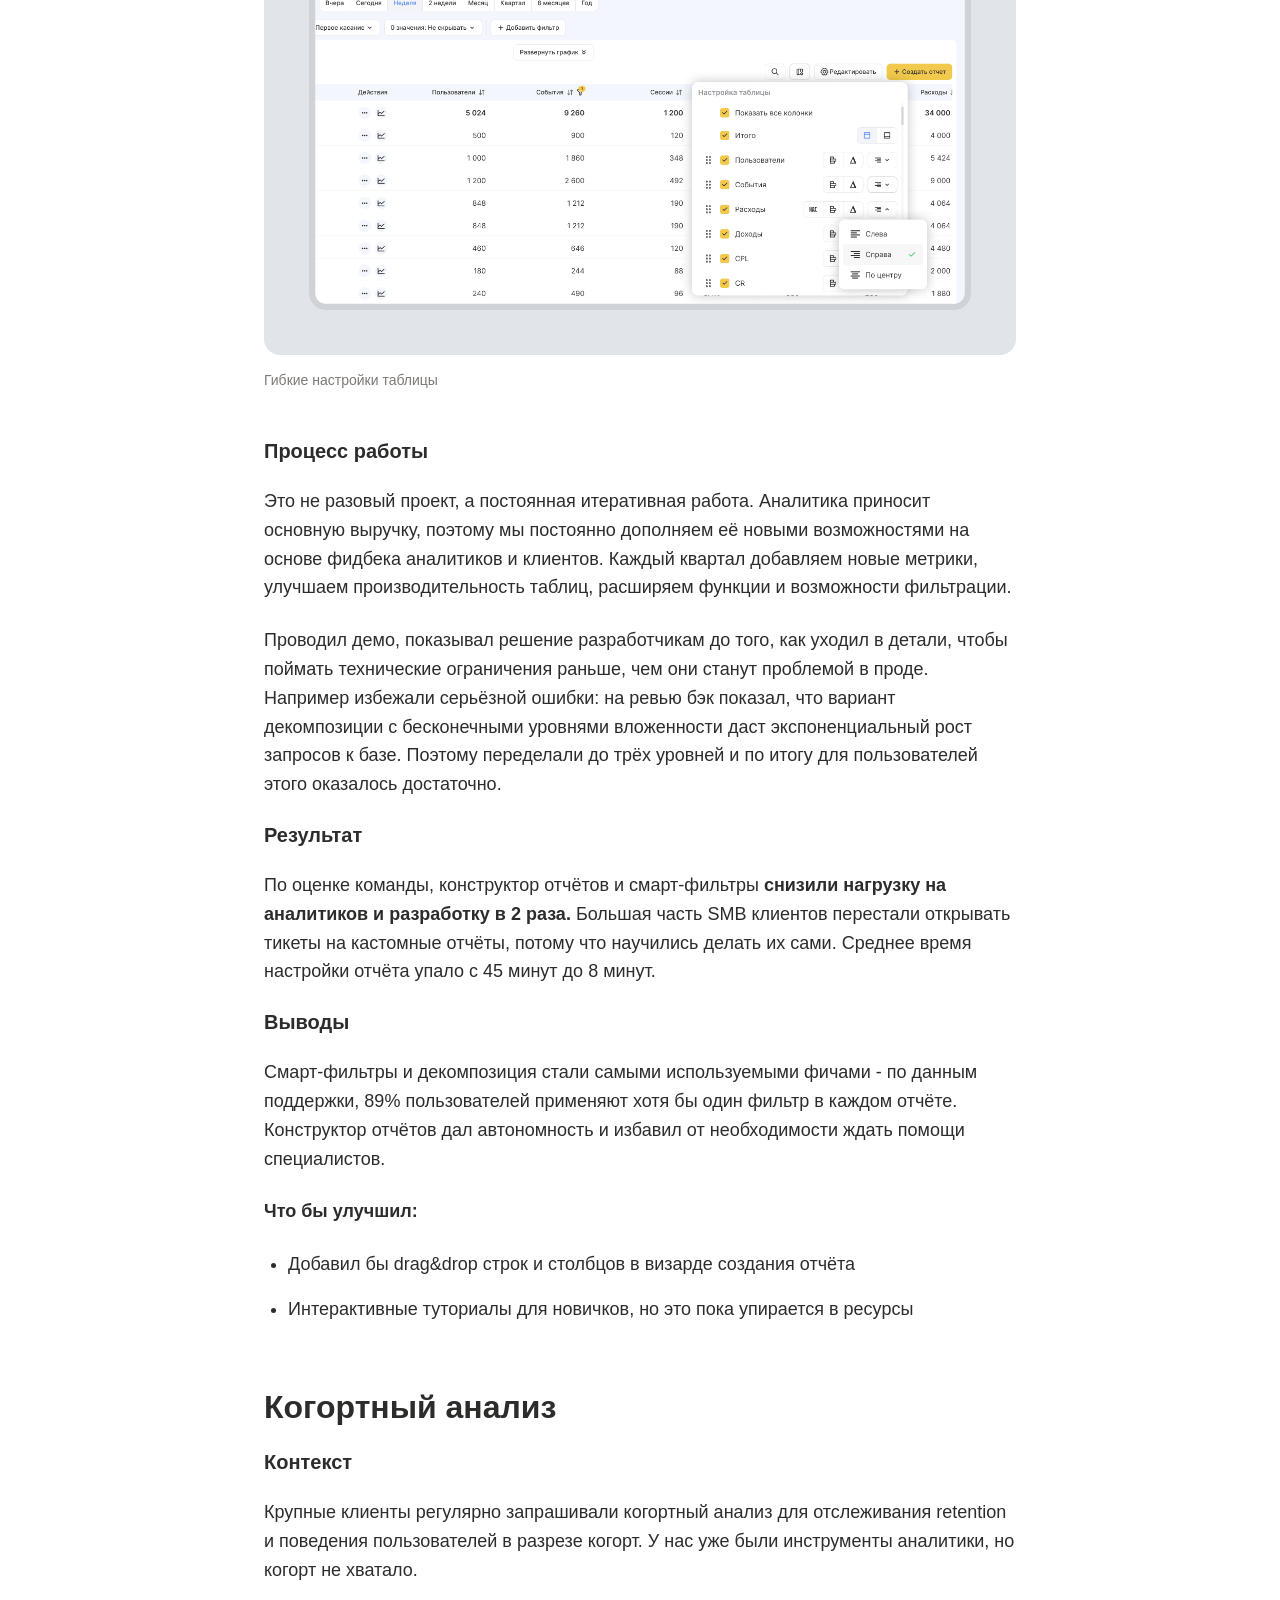
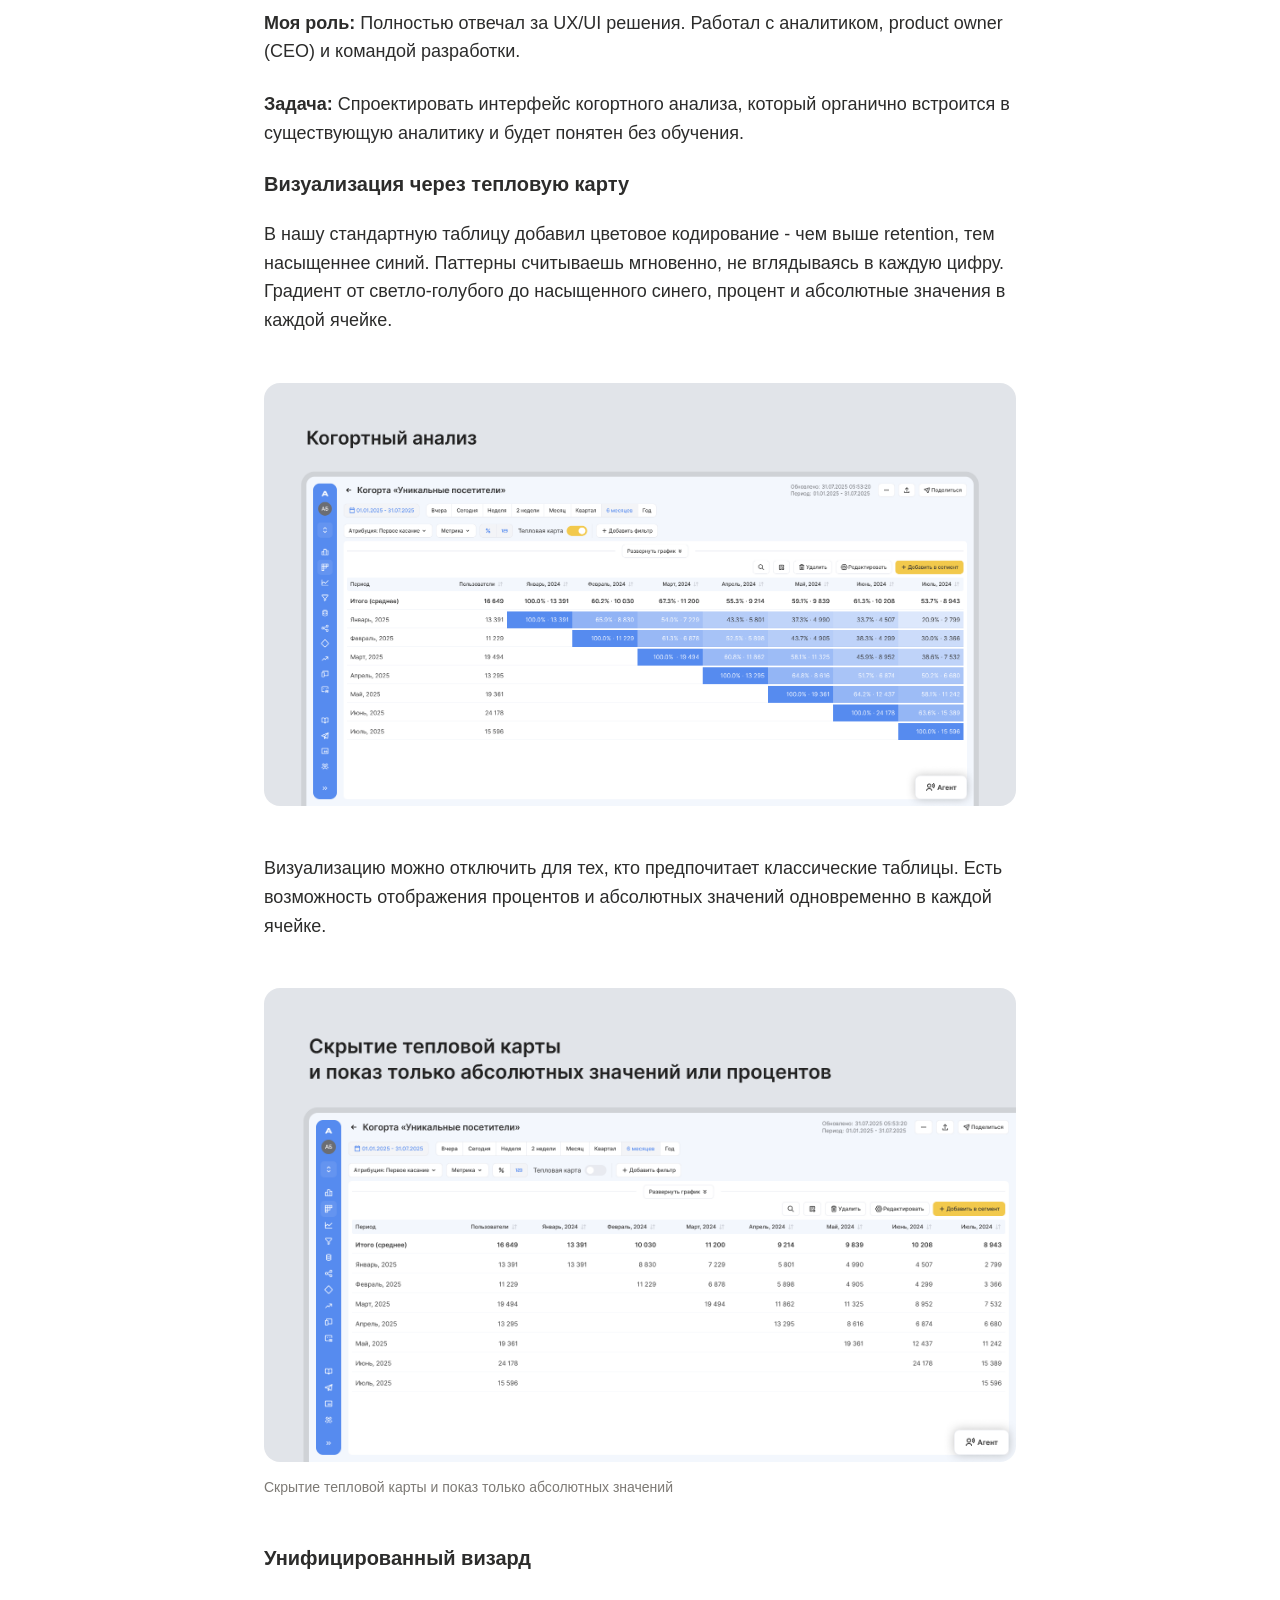
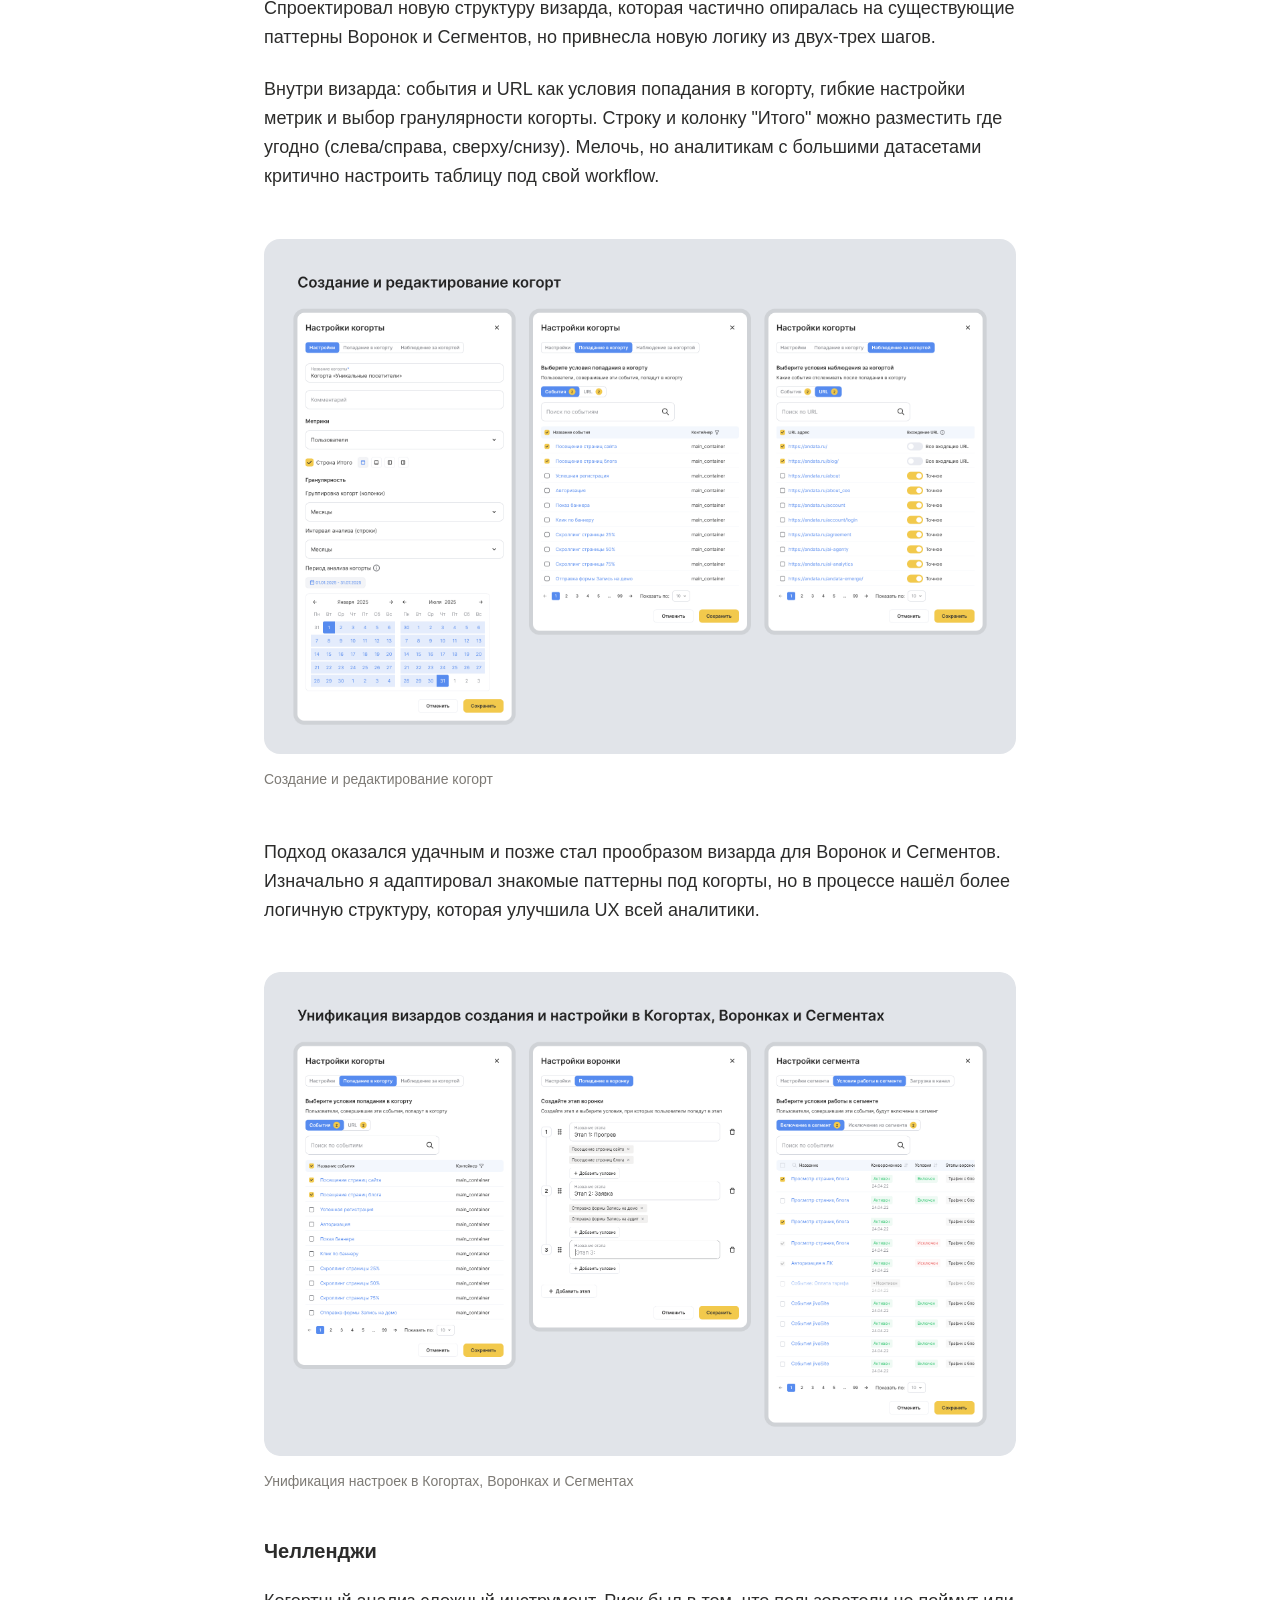
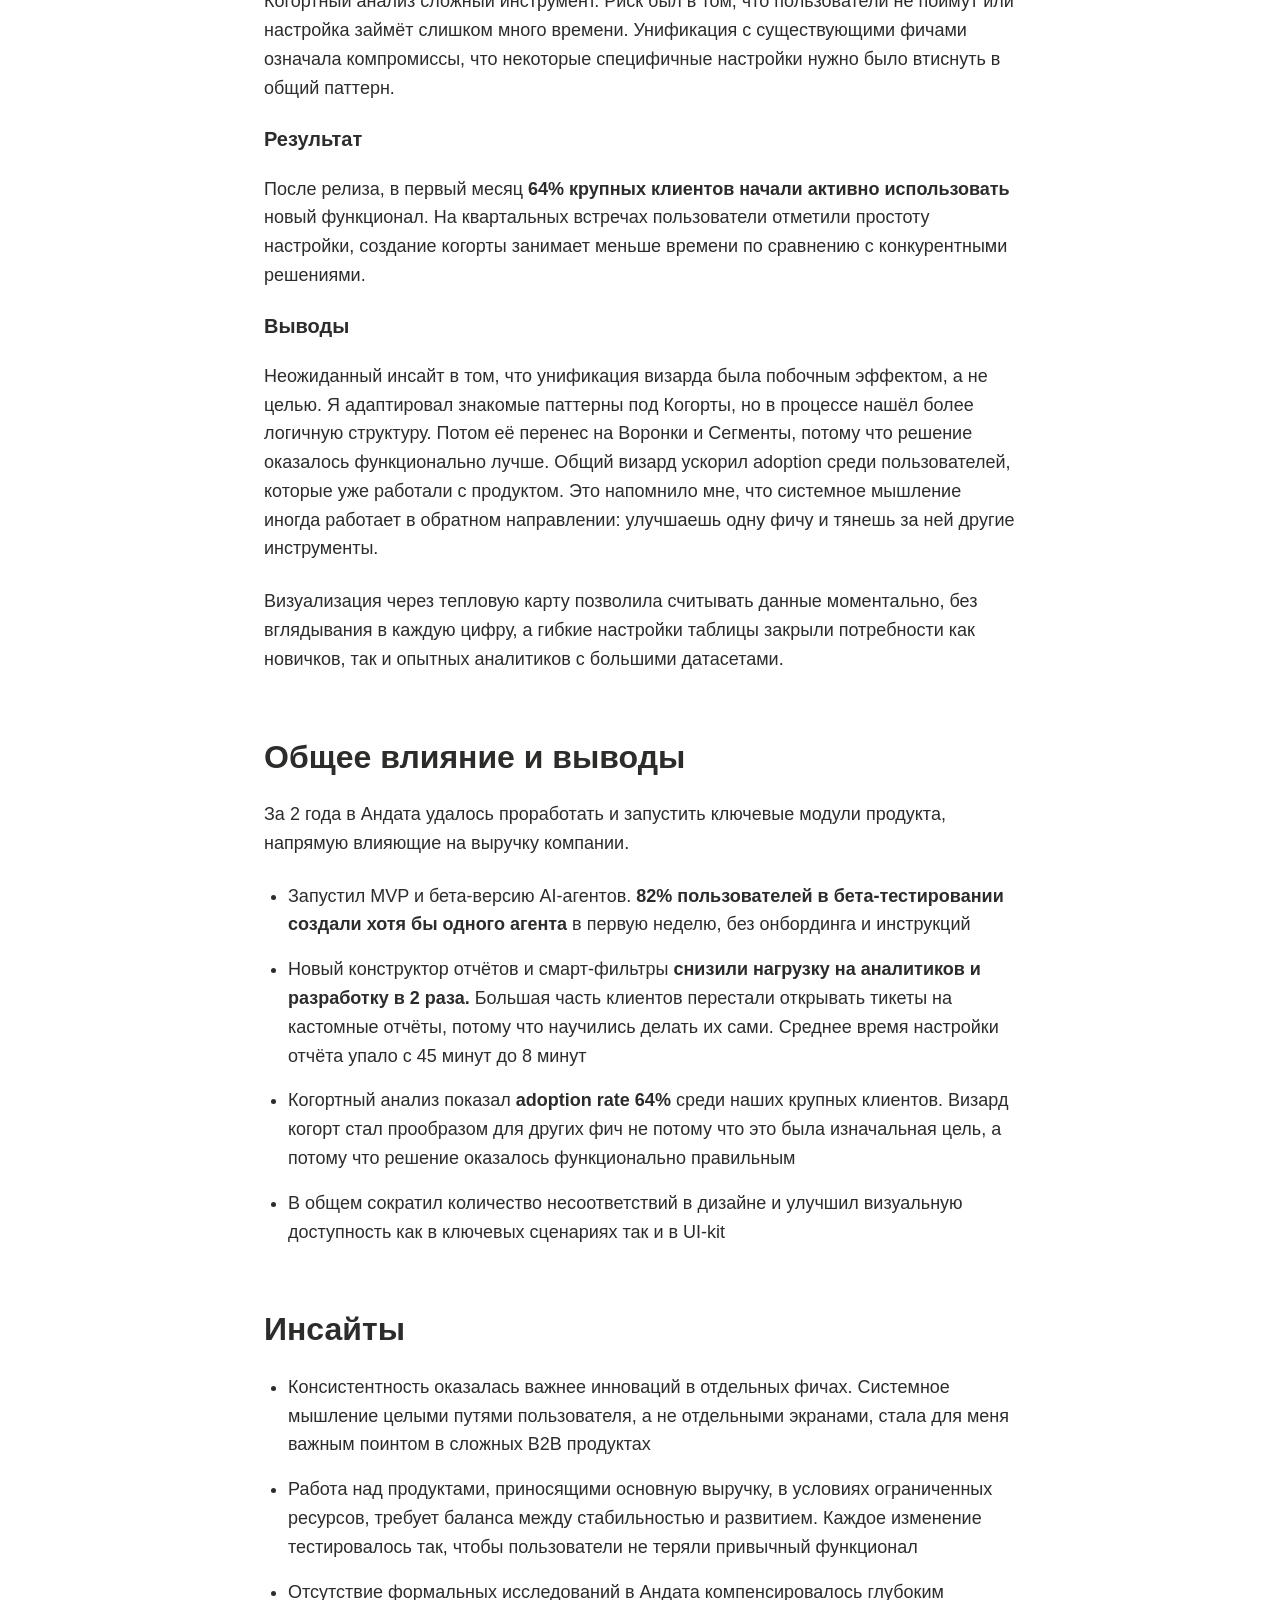
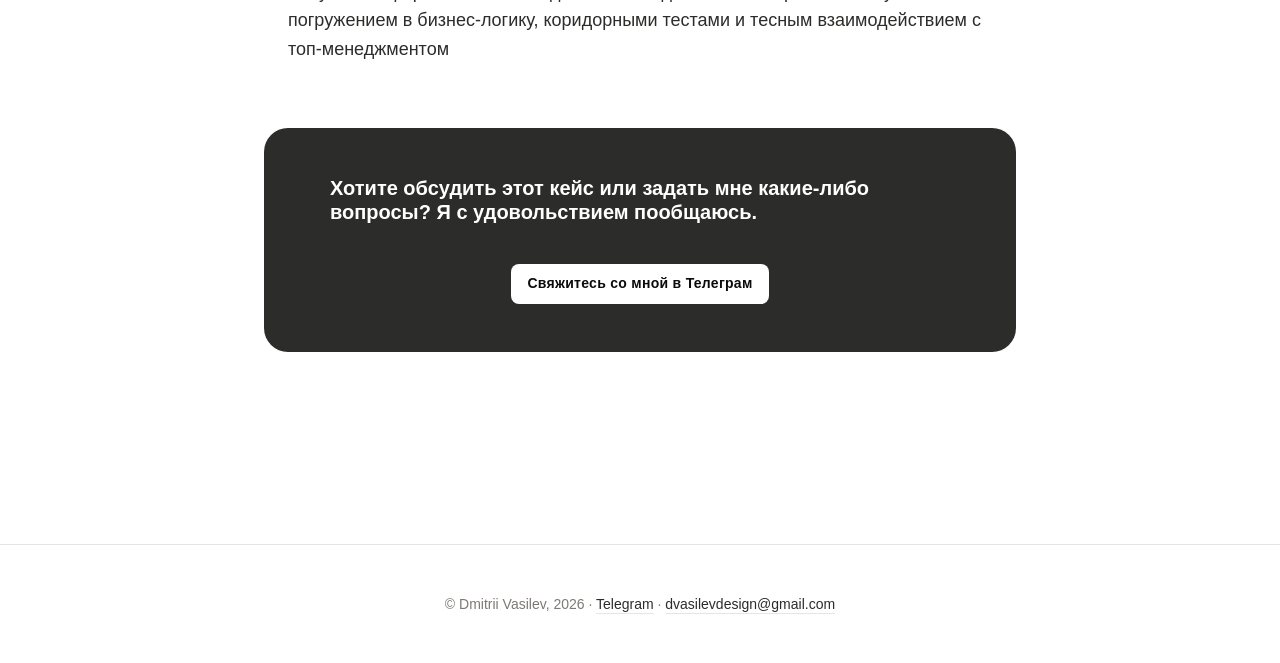
<file: project_2.html>
<!DOCTYPE html>
<html lang="ru">
<head>
    <meta charset="UTF-8">
    <meta name="viewport" content="width=device-width, initial-scale=1.0">
    <title>Андата — Дмитрий Васильев</title>
    <link rel="stylesheet" href="css/style.css">
</head>
<body>
    <!-- Шапка -->
    <header class="header">
        <div class="container">
            <a href="index.html" class="header-user" aria-label="На главную">
                <span class="breadcrumbs-avatar">
                    <img src="images/avatar.png" alt="Ваше фото">
                </span>
                <span>Дмитрий Васильев</span>
            </a>
            <a class="header-cta" href="https://t.me/d_vasilev" target="_blank" rel="noopener noreferrer">Связаться</a>
        </div>
    </header>

    <!-- Контент проекта -->
    <main class="main project-page">
        <div class="container">
            
            <!-- Логотип компании -->
            <div class=>
                <p class="project-meta">
                    <a href="#">Company.com</a> · 
                    Февраль 2024 - по настоящее время · 
                    B2B SaaS
                </p>
            </div>

            <!-- Заголовок проекта -->
            <section class="project-intro fade-in">
                <h1>Пересборка модуля аналитики и снижение нагрузки на команду в 2 раза</h1>
                <h2 class="subtitle">Внедрение AI в компании, когортный анализ и пересобрал модуль аналитики снизив нагрузку на команду в 2 раза</h2>
                
                <ul class="project-details">
                    <li><strong>Моя роль:</strong> Product Designer</li>
                    <li><strong>Аудитория:</strong> B2B, маркетологи и аналитики среднего и крупного бизнеса</li>
                </ul>
            </section>

            <!-- Секция: Аналитика -->
            <section class="project-section fade-in">
                <h2>Аналитика</h2>
                <h3>Контекст</h3>
                <p>
                    Аналитика - ключевой продукт, приносящий основную выручку. До редизайна интерфейс был на базе Elastic: пользователи выбирали отчёт из списка и получали преднастроенную таблицу с дашбордом.
                </p>
                <p>
                    Elastic решал задачу визуализации, но ограничивал функционал. Пользователи не могли создавать кастомные отчёты, настраивать фильтры или детализировать данные без поддержки. Плюс интерфейс визуально и логически не был консистентен остальным фичам.
                </p>
                <p>
                    <strong>Моя роль:</strong> Полностью отвечал за UX/UI решения. Веду итеративную работу в тесной связке с аналитиком, product owner (CEO) и командой разработки.
                </p>
                <p>
                    <strong>Задача:</strong> Спроектировать гибкий интерфейс аналитики, который даст пользователям контроль над данными и органично впишется в экосистему продукта.
                </p>
                <!-- Изображение с подписью -->
                <figure class="project-image fade-in">
                <img src="images/projects/Screen_analytics_1.png" alt="Исследование">
            </figure>
                <h3>Конструктор отчётов</h3>
                <p>
                    Главное изменение - пользователи создают отчёты сами, без поддержки. Вместо фиксированного списка, спроектировал конструктор с выбором метрик, настройкой атрибуции и периода. Можно дублировать и модифицировать существующие отчеты, добавлять кастомные метрики через формулы. Убрал «узкое горлышко» в виде зависимости от специалистов.
                </p>
                <!-- Изображение с подписью -->
                <figure class="project-image fade-in">
                <img src="images/projects/Screen_analytics_2.png" alt="Исследование">
                <figcaption>Создание и редактирование отчетов</figcaption>
            </figure>
                <h3>Смарт-фильтры</h3>
                <p>
                    Самой сложной частью была система фильтров, которая комбинирует условия (устройства, ОС, тип трафика и др.) и мгновенно пересчитывает данные. Нужен был баланс между гибкостью и простотой. После первых прототипов провёл сессию с двумя аналитиками: оба пытались вводить значения вручную, хотя по задумке нужно было выбирать из списка. Выявили проблему, добавили ручной ввод и операторы в поле поиска.
                </p>
                <p>
                    При клике на "Добавить фильтр" открывается поиск с встроенными операторами. Данные можно выбрать из списка или вбить руками: применить точное совпадение (=), исключить значение (-), указать несколько через запятую или диапазон (>=, <=).
                </p>
                <!-- Изображение с подписью -->
                <figure class="project-image fade-in">
                <img src="images/projects/Screen_analytics_3.png" alt="Исследование">
                <figcaption>Операторы поиска в фильтрах</figcaption>
            </figure>
                <p>
                    Фильтры показываются чипсами над таблицей, логика И/ИЛИ между группами, можно очистить всё одной кнопкой.
                </p>
                <!-- Изображение с подписью -->
                <figure class="project-image fade-in">
                <img src="images/projects/Screen_analytics_4.png" alt="Исследование">
                <figcaption>Применение фильтров</figcaption>
            </figure>
                <h3>Декомпозиция данных</h3>
                <p>
                    Вторая по сложности задача - раскрытие данных на несколько уровней. Например, уже отфильтрованные "Переходы из поисковых систем" можно раскрыть на "Десктопы/Мобильные", потом на конкретные ОС, потом на устройства.
                </p>
                <p>
                    С командой договорились что в текущей итерации можем обеспечить до 3 уровней вложенности. Любую ветку можно свернуть/развернуть/очистить, а декомпозированные данные пересчитываются с учётом фильтров.
                </p>
                <figure class="project-image fade-in">
                <img src="images/projects/Screen_analytics_5.png" alt="Исследование">
                <figcaption>Смарт-фильтры + декомпозиция в каждой строке</figcaption>
            </figure>
                <h3>Режим сравнения периодов</h3>
                <p>
                    Добавил возможность сравнивать текущий период с предыдущим - в таблице появляются дельты в процентах и абсолютных значениях. Цветовая индикация роста (зелёный) и падения (красный), процентное и абсолютное изменение в одной ячейке, сортировка по дельте.
                </p>
                <figure class="project-image fade-in">
                <img src="images/projects/Screen_analytics_6.png" alt="Исследование">
                <figcaption>Сравнение одного периода с предыдущим</figcaption>
            </figure>
                <h3>Настройка таблиц и консистентность</h3>
                <p>
                    Добавил универсальные настройки таблицы, которые работают одинаково во всех разделах. Пользователь может скрывать ненужные колонки, включать дельты или диаграммы, настраивать выравнивание текста. Каждый адаптирует таблицу под себя, без экспорта в Excel и создания отдельных представлений.
                </p>
                <p>
                    Графики и визуализации над таблицей мы заимствуем из open source Vega (не было ресурса и смысла изобретать велосипед для работающего решения), но настройки графиков, сами таблицы, фильтры, навигацию привёл к единому дизайн-языку Андаты.
                </p>
                <figure class="project-image fade-in">
                <img src="images/projects/Screen_analytics_7.png" alt="Исследование">
                <figcaption>Гибкие настройки таблицы</figcaption>
            </figure>
                <h3>Процесс работы</h3>
                <p>
                    Это не разовый проект, а постоянная итеративная работа. Аналитика приносит основную выручку, поэтому мы постоянно дополняем её новыми возможностями на основе фидбека аналитиков и клиентов. Каждый квартал добавляем новые метрики, улучшаем производительность таблиц, расширяем функции и возможности фильтрации.
                </p>
                <p>
                    Проводил демо, показывал решение разработчикам до того, как уходил в детали, чтобы поймать технические ограничения раньше, чем они станут проблемой в проде. Например избежали серьёзной ошибки: на ревью бэк показал, что вариант декомпозиции с бесконечными уровнями вложенности даст экспоненциальный рост запросов к базе. Поэтому переделали до трёх уровней и по итогу для пользователей этого оказалось достаточно.
                </p>
                <h3>Результат</h3>
                <p>
                    По оценке команды, конструктор отчётов и смарт-фильтры <strong>снизили нагрузку на аналитиков и разработку в 2 раза.</strong> Большая часть SMB клиентов перестали открывать тикеты на кастомные отчёты, потому что научились делать их сами. Среднее время настройки отчёта упало с 45 минут до 8 минут.
                </p>
                <h3>Выводы</h3>
                <p>
                    Смарт-фильтры и декомпозиция стали самыми используемыми фичами - по данным поддержки, 89% пользователей применяют хотя бы один фильтр в каждом отчёте. Конструктор отчётов дал автономность и избавил от необходимости ждать помощи специалистов.
                </p>
                <p>
                    <strong>Что бы улучшил:</strong>
                </p>
                <ul>
                <li>Добавил бы drag&drop строк и столбцов в визарде создания отчёта</li>
                <li>Интерактивные туториалы для новичков, но это пока упирается в ресурсы</li>
                </ul>
            </section>

            <!-- Секция: Когорты -->
            <section class="project-section fade-in">
                <h2>Когортный анализ</h2>
                <h3>Контекст</h3>
                <p>
                    Крупные клиенты регулярно запрашивали когортный анализ для отслеживания retention и поведения пользователей в разрезе когорт. У нас уже были инструменты аналитики, но когорт не хватало.
                </p>
                <p>
                    <strong>Моя роль:</strong> Полностью отвечал за UX/UI решения. Работал с аналитиком, product owner (CEO) и командой разработки.
                </p>
                <p>
                    <strong>Задача:</strong> Спроектировать интерфейс когортного анализа, который органично встроится в существующую аналитику и будет понятен без обучения.
                </p>
                <h3>Визуализация через тепловую карту</h3>
                <p>
                    В нашу стандартную таблицу добавил цветовое кодирование - чем выше retention, тем насыщеннее синий. Паттерны считываешь мгновенно, не вглядываясь в каждую цифру. Градиент от светло-голубого до насыщенного синего, процент и абсолютные значения в каждой ячейке.
                </p>
                <!-- Изображение с подписью -->
                <figure class="project-image fade-in">
                <img src="images/projects/Screen_cohortsegment_1.png" alt="Исследование">
            </figure>
                <p>
                    Визуализацию можно отключить для тех, кто предпочитает классические таблицы. Есть возможность отображения процентов и абсолютных значений одновременно в каждой ячейке.
                </p>
                <figure class="project-image fade-in">
                <img src="images/projects/Screen_cohortsegment_2.png" alt="Исследование">
                <figcaption>Скрытие тепловой карты и показ только абсолютных значений</figcaption>
            </figure>
                <h3>Унифицированный визард</h3>
                <p>
                    Спроектировал новую структуру визарда, которая частично опиралась на существующие паттерны Воронок и Сегментов, но привнесла новую логику из двух-трех шагов.
                </p>
                <p>
                    Внутри визарда: события и URL как условия попадания в когорту, гибкие настройки метрик и выбор гранулярности когорты. Строку и колонку "Итого" можно разместить где угодно (слева/справа, сверху/снизу). Мелочь, но аналитикам с большими датасетами критично настроить таблицу под свой workflow.
                </p>
                <figure class="project-image fade-in">
                <img src="images/projects/Screen_cohortsegment_3.png" alt="Исследование">
                <figcaption>Создание и редактирование когорт</figcaption>
            </figure>
                <p>
                    Подход оказался удачным и позже стал прообразом визарда для Воронок и Сегментов. Изначально я адаптировал знакомые паттерны под когорты, но в процессе нашёл более логичную структуру, которая улучшила UX всей аналитики.
                </p>
                <figure class="project-image fade-in">
                <img src="images/projects/Screen_cohortsegment_4.png" alt="Исследование">
                <figcaption>Унификация настроек в Когортах, Воронках и Сегментах</figcaption>
            </figure>
                <h3>Челленджи</h3>
                <p>
                    Когортный анализ сложный инструмент. Риск был в том, что пользователи не поймут или настройка займёт слишком много времени. Унификация с существующими фичами означала компромиссы, что некоторые специфичные настройки нужно было втиснуть в общий паттерн.
                </p>
                <h3>Результат</h3>
                <p>
                    После релиза, в первый месяц <strong>64% крупных клиентов начали активно использовать</strong> новый функционал. На квартальных встречах пользователи отметили простоту настройки, создание когорты занимает меньше времени по сравнению с конкурентными решениями.
                </p>
                <h3>Выводы</h3>
                <p>
                    Неожиданный инсайт в том, что унификация визарда была побочным эффектом, а не целью. Я адаптировал знакомые паттерны под Когорты, но в процессе нашёл более логичную структуру. Потом её перенес на Воронки и Сегменты, потому что решение оказалось функционально лучше. Общий визард ускорил adoption среди пользователей, которые уже работали с продуктом. Это напомнило мне, что системное мышление иногда работает в обратном направлении: улучшаешь одну фичу и тянешь за ней другие инструменты.
                </p>
                <p>
                    Визуализация через тепловую карту позволила считывать данные моментально, без вглядывания в каждую цифру, а гибкие настройки таблицы закрыли потребности как новичков, так и опытных аналитиков с большими датасетами.
                </p>
            </section>

            <!-- Секция: Общее влияние и выводы -->
            <section class="project-section fade-in">
                <h2>Общее влияние и выводы</h2>
                <p>
                    За 2 года в Андата удалось проработать и запустить ключевые модули продукта, напрямую влияющие на выручку компании.
                </p>
                <ul>
                <li>Запустил MVP и бета-версию AI-агентов. <strong>82% пользователей в бета-тестировании создали хотя бы одного агента</strong> в первую неделю, без онбординга и инструкций</li>
                <li>Новый конструктор отчётов и смарт-фильтры <strong>снизили нагрузку на аналитиков и разработку в 2 раза.</strong> Большая часть клиентов перестали открывать тикеты на кастомные отчёты, потому что научились делать их сами. Среднее время настройки отчёта упало с 45 минут до 8 минут</li>
                <li>Когортный анализ показал <strong>adoption rate 64%</strong> среди наших крупных клиентов. Визард когорт стал прообразом для других фич не потому что это была изначальная цель, а потому что решение оказалось функционально правильным</li>
                <li>В общем сократил количество несоответствий в дизайне и улучшил визуальную доступность как в ключевых сценариях так и в UI-kit</li>
                </ul>
            </section>

            <!-- Секция: Инсайты -->
            <section class="project-section fade-in">
                <h2>Инсайты</h2>
                <ul>
                <li>Консистентность оказалась важнее инноваций в отдельных фичах. Системное мышление целыми путями пользователя, а не отдельными экранами, стала для меня важным поинтом в сложных B2B продуктах</li>
                <li>Работа над продуктами, приносящими основную выручку, в условиях ограниченных ресурсов, требует баланса между стабильностью и развитием. Каждое изменение тестировалось так, чтобы пользователи не теряли привычный функционал</li>
                <li>Отсутствие формальных исследований в Андата компенсировалось глубоким погружением в бизнес-логику, коридорными тестами и тесным взаимодействием с топ-менеджментом</li>
                </ul>
            </section>

            <!-- Призыв к действию -->
            <section class="project-cta fade-in">
                <div class="project-cta-card">
                    <h3>Хотите обсудить этот кейс или задать мне какие-либо вопросы? Я с удовольствием пообщаюсь.</h3>
                    <div class="project-cta-actions">
                        <a class="project-cta-btn primary" href="https://t.me/d_vasilev" target="_blank" rel="noopener noreferrer">Свяжитесь со мной в Телеграм</a>
                    </div>
                </div>
            </section>

        </div>
    </main>

    <!-- Футер -->
    <footer class="footer" data-component="site-footer"></footer>

    <script src="js/script.js"></script>
</body>
</html>
</file>
<file: css/style.css>
/* ===== БАЗОВЫЕ СТИЛИ ===== */

* {
    margin: 0;
    padding: 0;
    box-sizing: border-box;
}

:root {
    /* Цвета */
    --color-text: #2c2c2b;
    --color-text-light: #7d7a75;
    --color-bg: #ffffff;
    --color-accent: #000000;
    --color-border: #e5e5e5;
    
    /* Размеры */
    --container-width: 800px;
    --spacing-xs: 8px;
    --spacing-sm: 16px;
    --spacing-md: 24px;
    --spacing-lg: 48px;
    --spacing-xl: 64px;
    
    /* Типографика */
    --font-family: -apple-system, BlinkMacSystemFont, "Inter", "Segoe UI", 
                   Helvetica, Arial, sans-serif;
    --line-height-tight: 1.2;
    --line-height-normal: 1.4;
    --line-height-relaxed: 1.6;
}

body {
    font-family: var(--font-family);
    color: var(--color-text);
    background-color: var(--color-bg);
    line-height: var(--line-height-normal);
    font-size: 18px;
    -webkit-font-smoothing: antialiased;
    -moz-osx-font-smoothing: grayscale;
}

/* ===== КОНТЕЙНЕР ===== */

.container {
    max-width: var(--container-width);
    margin: 0 auto;
    padding: 0 var(--spacing-md);
}

/* ===== ШАПКА ===== */

.header {
    position: sticky;
    top: 0;
    background-color: rgba(255, 255, 255, 0.95);
    backdrop-filter: blur(10px);
    border-bottom: 1px solid var(--color-border);
    z-index: 100;
    padding: var(--spacing-sm) 0;
    transition: opacity 0.25s ease;
}

.header .container {
    display: flex;
    justify-content: space-between;
    align-items: center;
}

.logo img {
    height: 40px;
    width: auto;
    display: block;
}

.header-user {
    display: inline-flex;
    align-items: center;
    gap: 12px;
    color: var(--color-text);
    text-decoration: none;
}

.header-user:hover {
    text-decoration: none;
}

.breadcrumbs-avatar img {
    width: 40px;
    height: 40px;
    object-fit: cover;
    display: block;
}

.header-user span:last-child {
    font-size: 16px;
    font-weight: 400;
    color: var(--color-text);
}

.header-cta {
    display: inline-flex;
    align-items: center;
    justify-content: center;
    height: 40px;
    padding: 0 16px;
    background-color: #2c2c2b;
    color: #ffffff;
    text-decoration: none;
    font-size: 14px;
    font-weight: 600;
    border-radius: 8px;
    letter-spacing: 0.02em;
    transition: transform 0.2s ease, opacity 0.2s ease;
}

.header-cta:hover {
    transform: translateY(0);
    opacity: 0.9;
    background-color: #000000;
}

.header-cta:active {
    transform: translateY(0);
    background-color: #000000;
}

/* ===== ОСНОВНОЙ КОНТЕНТ ===== */

.main {
    padding: var(--spacing-xl) 0;
}

/* ===== ТИПОГРАФИКА ===== */

h1 {
    font-size: 48px;
    font-weight: 600;
    line-height: var(--line-height-tight);
    margin-bottom: var(--spacing-md);
}

h2 {
    font-size: 32px;
    font-weight: 600;
    line-height: var(--line-height-tight);
    margin-bottom: var(--spacing-md);
}

#cases {
    scroll-margin-top: 96px;
}

h3 {
    font-size: 20px;
    font-weight: 600;
    line-height: var(--line-height-tight);
    margin-bottom: var(--spacing-md);
}

h4 {
    font-size: 24px;
    font-weight: 600;
    line-height: var(--line-height-tight);
}

p {
    margin-bottom: var(--spacing-md);
    line-height: var(--line-height-relaxed);
}

a {
    color: var(--color-text);
    text-decoration: underline;
    text-decoration-color: var(--color-border);
    text-underline-offset: 4px;
    transition: all 0.2s;
}

a:hover {
    text-decoration-color: var(--color-text);
}

strong {
    font-weight: 600;
}

ul, ol {
    padding-left: var(--spacing-md);
    margin-bottom: var(--spacing-md);
}

li {
    margin-bottom: var(--spacing-sm);
    line-height: var(--line-height-relaxed);
}

/* ===== СЕКЦИИ ===== */

section {
    margin-bottom: var(--spacing-xl);
}

/* Аватар */
.hero-image {
    margin-bottom: var(--spacing-lg);
    border-radius: 16px;
    overflow: hidden;
    width: 96px;
    height: 96px;
    transition: opacity 0.2s ease, height 0.2s ease, margin-bottom 0.2s ease;
}

.hero-image img {
    width: 100%;
    height: auto;
    display: block;
}

body.home.avatar-in-header .hero-image {
    height: 0;
    margin-bottom: 0;
    opacity: 0;
    overflow: hidden;
}

body.home .header {
    opacity: 0;
    pointer-events: none;
}

body.home.avatar-in-header .header {
    opacity: 1;
    pointer-events: auto;
}

/* Интро */
.intro {
    margin-bottom: var(--spacing-xl);
}

.subtitle {
    font-size: 24px;
    font-weight: 400;
    margin-bottom: var(--spacing-md);
}

.description {
    font-size: 20px;
}

/* Опыт */
.experience > ul {
    list-style: none;
    padding: 0;
}

.experience > ul > li {
    padding: 0;
    margin-bottom: var(--spacing-md);
}

.experience > ul > li:last-child {
    margin-bottom: 0;
}

.experience .experience-description {
    margin-bottom: var(--spacing-xs);
}

.experience > ul > li > ul {
    list-style: disc;
    padding-left: var(--spacing-md);
    margin-top: var(--spacing-xs);
    margin-bottom: var(--spacing-sm);
}

.experience > ul > li > ul > li {
    margin-bottom: var(--spacing-xs);
}

/* Кейсы */
.case-list {
    display: flex;
    flex-direction: column;
    gap: var(--spacing-md);
}

.case-item {
    border: 1px solid var(--color-border);
    border-radius: 12px;
    transition: all 0.3s ease;
}

.case-item:hover {
    border-color: var(--color-text);
    transform: translateY(0);
    box-shadow: 0 8px 24px rgba(0, 0, 0, 0.08);
}

.case-link {
    display: block;
    padding: var(--spacing-md);
    text-decoration: none;
}

.case-number {
    font-size: 16px;
    color: var(--color-text-light);
    margin-bottom: var(--spacing-xs);
}

.case-cover {
    margin: 0 0 var(--spacing-sm) 0;
}

.case-item .case-cover img {
    width: 100%;
    aspect-ratio: 16 / 9;
    object-fit: cover;
    display: block;
    border-radius: 8px;
}

.case-title {
    margin-bottom: var(--spacing-sm);
}

.case-description {
    color: var(--color-text-light);
    margin: 0;
}

/* ===== СТРАНИЦА ПРОЕКТА ===== */

.project-company {
    text-align: center;
    margin-bottom: var(--spacing-lg);
}

.project-company img {
    height: 48px;
    width: auto;
    margin-bottom: var(--spacing-sm);
}

.project-meta {
    color: var(--color-text-light);
    font-size: 16px;
}

.project-intro {
    margin-bottom: var(--spacing-xl);
}

.project-details {
    list-style: none;
    padding: 0;
    display: flex;
    flex-wrap: wrap;
    gap: var(--spacing-md);
    margin-top: var(--spacing-md);
}

.project-details li {
    margin: 0;
    color: var(--color-text-light);
    font-size: 16px;
}

.project-details strong {
    color: var(--color-text);
}

/* Изображения проекта */
.project-image {
    margin: var(--spacing-lg) 0;
}

.project-image img {
    width: 100%;
    height: auto;
    display: block;
    cursor: zoom-in;
    border-radius: 16px;
}

figcaption {
    text-align: left;
    color: var(--color-text-light);
    font-size: 14px;
    margin-top: var(--spacing-sm);
}

/* ===== РЈР’Р•Р›РР§Р•РќРР• РР—РћР‘Р РђР–Р•РќРР™ ===== */

.image-lightbox {
    position: fixed;
    inset: 0;
    background: rgba(0, 0, 0, 0.85);
    display: flex;
    align-items: center;
    justify-content: center;
    opacity: 0;
    pointer-events: none;
    transition: opacity 0.2s ease;
    z-index: 1000;
    padding: 24px;
}

.image-lightbox.open {
    opacity: 1;
    pointer-events: auto;
}

.image-lightbox img {
    max-width: 96vw;
    max-height: 92vh;
    height: auto;
    width: auto;
    border-radius: 8px;
    box-shadow: 0 24px 80px rgba(0, 0, 0, 0.35);
    cursor: zoom-out;
}

/* Видео */
.project-video {
    margin: var(--spacing-lg) 0;
}

.project-video video {
    width: 100%;
    height: auto;
    display: block;
    border-radius: 16px;
}

.case-item img,
.case-item video {
    border-radius: 16px;
}

/* Цитата */
.quote {
    font-size: 20px;
    line-height: var(--line-height-relaxed);
    color: var(--color-text-light);
    padding: var(--spacing-md);
    border-left: 4px solid var(--color-text);
    margin: var(--spacing-lg) 0;
    background-color: #fafafa;
}

/* Секции проекта */
.project-section {
    margin-bottom: var(--spacing-xl);
}

/* Команда */
.team-list {
    list-style: none;
    padding: 0;
}

.team-list li {
    padding: var(--spacing-xs) 0;
    color: var(--color-text-light);
}

/* CTA */
.project-cta {
    text-align: left;
}

.project-cta-card {
    background-color: #2c2c2b;
    color: #ffffff;
    border-radius: 24px;
    padding: var(--spacing-lg);
    display: flex;
    flex-direction: column;
    align-items: center;
    gap: var(--spacing-sm);
}

.project-cta-card h3 {
    color: #ffffff;
    max-width: 620px;
}

.project-cta-text {
    color: rgba(255, 255, 255, 0.78);
    margin: 0;
    max-width: 560px;
}

.project-cta-actions {
    display: flex;
    flex-wrap: wrap;
    gap: var(--spacing-sm);
    justify-content: center;
}

.project-cta-btn {
    display: inline-flex;
    align-items: center;
    justify-content: center;
    height: 40px;
    padding: 0 16px;
    border-radius: 8px;
    font-size: 14px;
    font-weight: 600;
    letter-spacing: 0.02em;
    text-decoration: none;
    transition: transform 0.2s ease, opacity 0.2s ease;
}

.project-cta-btn.primary {
    background-color: #ffffff;
    color: #0b0b0b;
}

.project-cta-btn:hover {
    transform: translateY(0);
    opacity: 0.9;
}

/* ===== ФУТЕР ===== */

.footer {
    padding: var(--spacing-lg) 0;
    border-top: 1px solid var(--color-border);
    margin-top: var(--spacing-xl);
}

.footer p {
    color: var(--color-text-light);
    font-size: 14px;
    text-align: center;
    margin: 0;
}

/* ===== АНИМАЦИИ ===== */

.fade-in {
    opacity: 0;
    transform: translateY(30px);
    transition: opacity 0.6s ease, transform 0.6s ease;
}

.fade-in.visible {
    opacity: 1;
    transform: translateY(0);
}

/* ===== АДАПТИВНОСТЬ ===== */

@media (max-width: 768px) {
    h1 {
        font-size: 36px;
    }
    
    h2 {
        font-size: 28px;
    }
    
    .subtitle {
        font-size: 20px;
    }
    
    body {
        font-size: 16px;
    }
    
    .main {
        padding: var(--spacing-lg) 0;
    }
    
    section {
        margin-bottom: var(--spacing-lg);
    }
    
    .project-details {
        flex-direction: column;
        gap: var(--spacing-sm);
    }

    .project-cta-card {
        padding: var(--spacing-md);
    }

    .header {
        padding: 12px 0;
    }
}

@media (max-width: 480px) {
    :root {
        --spacing-md: 20px;
        --spacing-lg: 48px;
        --spacing-xl: 64px;
    }
    
    h1 {
        font-size: 32px;
    }
    
    h2 {
        font-size: 24px;
    }

    .project-cta-actions {
        width: 100%;
    }

    .project-cta-btn {
        width: 100%;
    }
}
</file>
